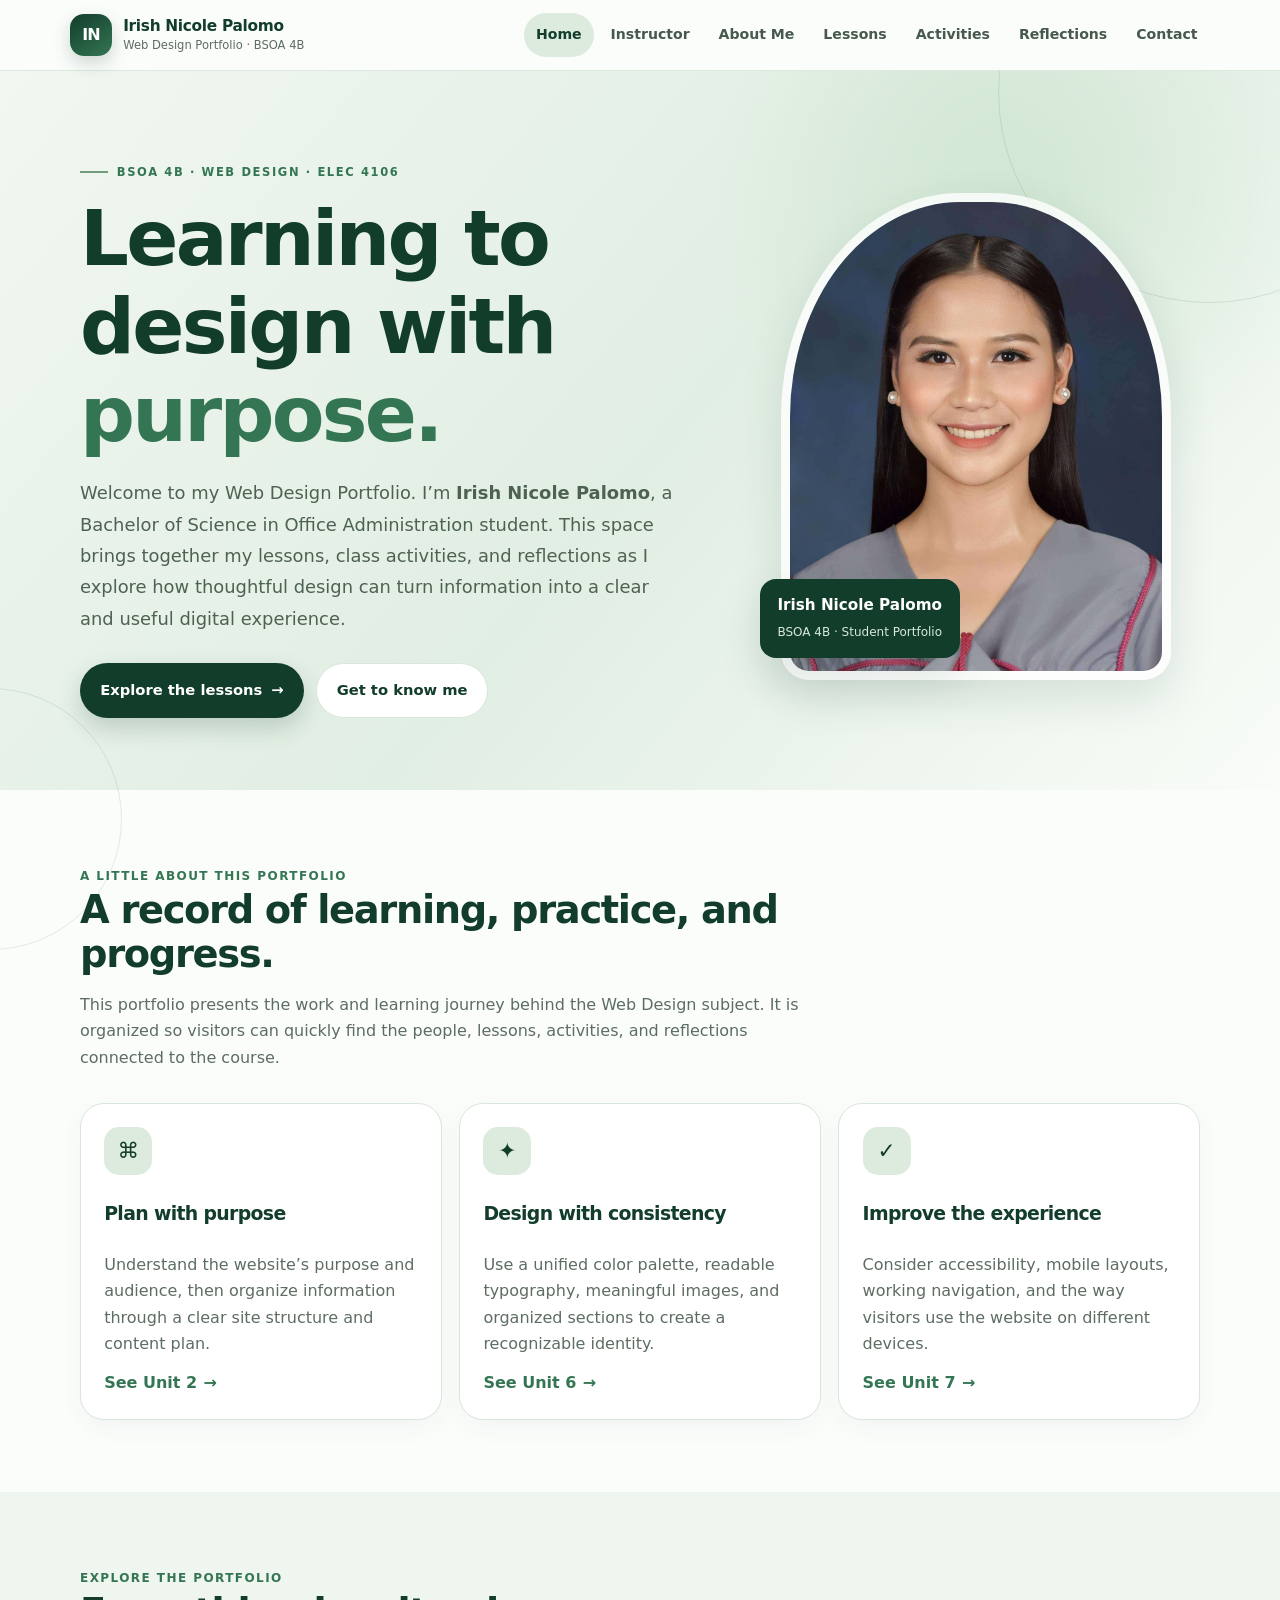
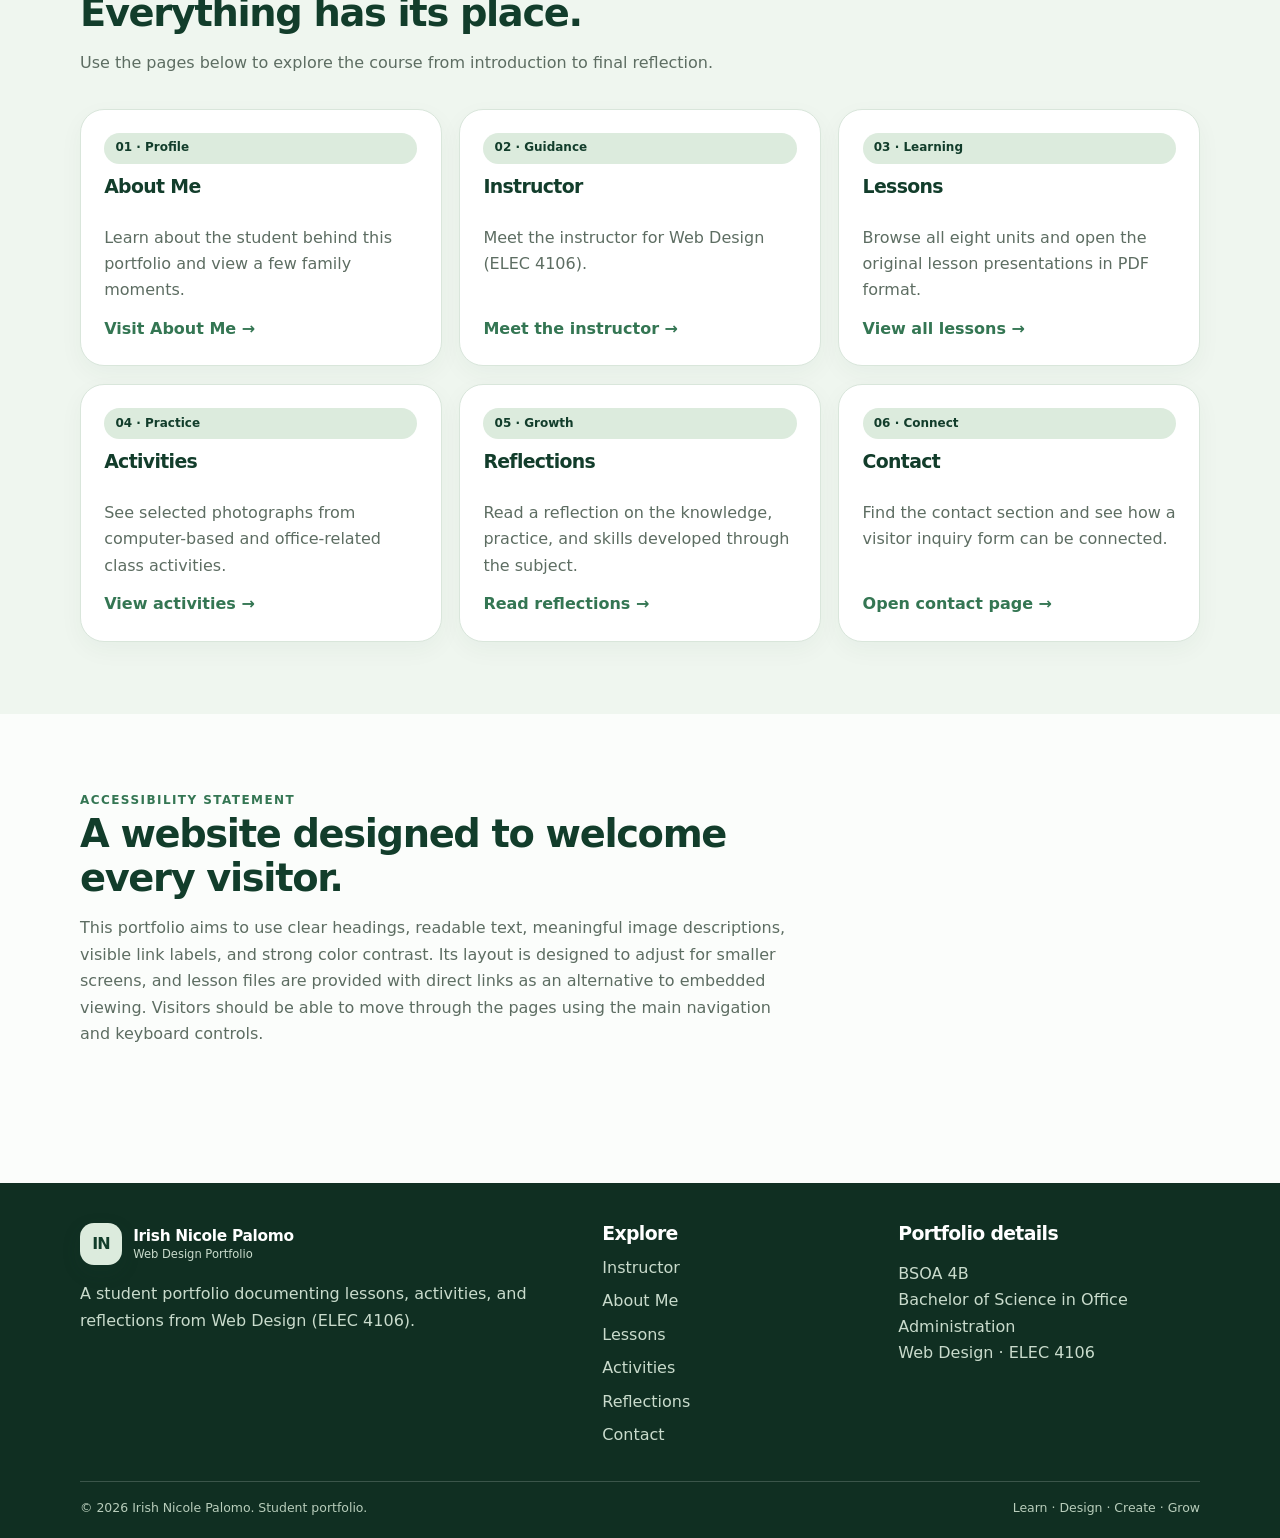
<file: index.html>
<!doctype html>
<html lang="en">
<head>
  <meta charset="utf-8">
  <meta name="viewport" content="width=device-width, initial-scale=1">
  <meta name="description" content="Home — Irish Nicole Palomo's Web Design Portfolio, BSOA 4B.">
  <meta name="theme-color" content="#123d2b">
  <title>Home | Irish Nicole Palomo</title>
  <link rel="stylesheet" href="assets/css/styles.css">
</head>
<body>

<a class="skip-link" href="#main">Skip to main content</a>
<header class="site-header">
  <div class="nav-wrap">
    <a class="brand" href="index.html" aria-label="Irish Nicole Palomo, Web Design Portfolio home">
      <span class="brand-mark" aria-hidden="true">IN</span>
      <span class="brand-copy"><strong>Irish Nicole Palomo</strong><span>Web Design Portfolio · BSOA 4B</span></span>
    </a>
    <button class="menu-toggle" type="button" aria-expanded="false" aria-controls="primary-navigation">Menu ☰</button>
    <nav class="nav-links" id="primary-navigation" aria-label="Main navigation"><a href="index.html" aria-current="page">Home</a><a href="instructor.html">Instructor</a><a href="about.html">About Me</a><a href="lessons.html">Lessons</a><a href="activities.html">Activities</a><a href="reflections.html">Reflections</a><a href="contact.html">Contact</a></nav>
  </div>
</header>
<main id="main">

<section class="hero">
  <div class="container hero-grid">
    <div class="hero-copy">
      <span class="eyebrow">BSOA 4B · WEB DESIGN · ELEC 4106</span>
      <h1>Learning to design with <span style="color:var(--leaf)">purpose.</span></h1>
      <p class="lead">Welcome to my Web Design Portfolio. I’m <strong>Irish Nicole Palomo</strong>, a Bachelor of Science in Office Administration student. This space brings together my lessons, class activities, and reflections as I explore how thoughtful design can turn information into a clear and useful digital experience.</p>
      <div class="hero-actions">
        <a class="btn btn-primary" href="lessons.html">Explore the lessons <span aria-hidden="true">→</span></a>
        <a class="btn btn-secondary" href="about.html">Get to know me</a>
      </div>
    </div>
    <div class="hero-photo-wrap">
      <img class="hero-photo" src="assets/images/profile-irish-nicole.jpg" alt="Formal portrait of Irish Nicole Palomo" fetchpriority="high">
      <div class="photo-tag"><strong>Irish Nicole Palomo</strong><span>BSOA 4B · Student Portfolio</span></div>
    </div>
  </div>
</section>

<section class="section">
  <div class="container">
    <div class="section-heading">
      <span class="kicker">A little about this portfolio</span>
      <h2>A record of learning, practice, and progress.</h2>
      <p>This portfolio presents the work and learning journey behind the Web Design subject. It is organized so visitors can quickly find the people, lessons, activities, and reflections connected to the course.</p>
    </div>
    <div class="grid-3">
      <article class="card feature-card">
        <div class="card-icon" aria-hidden="true">⌘</div>
        <h3>Plan with purpose</h3>
        <p>Understand the website’s purpose and audience, then organize information through a clear site structure and content plan.</p>
        <a class="text-link" href="lessons.html#unit-2">See Unit 2 <span aria-hidden="true">→</span></a>
      </article>
      <article class="card feature-card">
        <div class="card-icon" aria-hidden="true">✦</div>
        <h3>Design with consistency</h3>
        <p>Use a unified color palette, readable typography, meaningful images, and organized sections to create a recognizable identity.</p>
        <a class="text-link" href="lessons.html#unit-6">See Unit 6 <span aria-hidden="true">→</span></a>
      </article>
      <article class="card feature-card">
        <div class="card-icon" aria-hidden="true">✓</div>
        <h3>Improve the experience</h3>
        <p>Consider accessibility, mobile layouts, working navigation, and the way visitors use the website on different devices.</p>
        <a class="text-link" href="lessons.html#unit-7">See Unit 7 <span aria-hidden="true">→</span></a>
      </article>
    </div>
  </div>
</section>

<section class="section section-soft">
  <div class="container">
    <div class="section-heading">
      <span class="kicker">Explore the portfolio</span>
      <h2>Everything has its place.</h2>
      <p>Use the pages below to explore the course from introduction to final reflection.</p>
    </div>
    <div class="grid-3">
      <article class="card feature-card"><span class="pill">01 · Profile</span><h3>About Me</h3><p>Learn about the student behind this portfolio and view a few family moments.</p><a class="text-link" href="about.html">Visit About Me →</a></article>
      <article class="card feature-card"><span class="pill">02 · Guidance</span><h3>Instructor</h3><p>Meet the instructor for Web Design (ELEC 4106).</p><a class="text-link" href="instructor.html">Meet the instructor →</a></article>
      <article class="card feature-card"><span class="pill">03 · Learning</span><h3>Lessons</h3><p>Browse all eight units and open the original lesson presentations in PDF format.</p><a class="text-link" href="lessons.html">View all lessons →</a></article>
      <article class="card feature-card"><span class="pill">04 · Practice</span><h3>Activities</h3><p>See selected photographs from computer-based and office-related class activities.</p><a class="text-link" href="activities.html">View activities →</a></article>
      <article class="card feature-card"><span class="pill">05 · Growth</span><h3>Reflections</h3><p>Read a reflection on the knowledge, practice, and skills developed through the subject.</p><a class="text-link" href="reflections.html">Read reflections →</a></article>
      <article class="card feature-card"><span class="pill">06 · Connect</span><h3>Contact</h3><p>Find the contact section and see how a visitor inquiry form can be connected.</p><a class="text-link" href="contact.html">Open contact page →</a></article>
    </div>
  </div>
</section>

<section class="section">
  <div class="container">
    <div class="section-heading">
      <span class="kicker">Accessibility statement</span>
      <h2>A website designed to welcome every visitor.</h2>
      <p>This portfolio aims to use clear headings, readable text, meaningful image descriptions, visible link labels, and strong color contrast. Its layout is designed to adjust for smaller screens, and lesson files are provided with direct links as an alternative to embedded viewing. Visitors should be able to move through the pages using the main navigation and keyboard controls.</p>
    </div>
  </div>
</section>

</main>

<footer class="site-footer">
  <div class="container">
    <div class="footer-grid">
      <div>
        <div class="brand" style="margin-bottom:.8rem">
          <span class="brand-mark" style="background:#dcebdd;color:#123d2b">IN</span>
          <span class="brand-copy"><strong style="color:#fff">Irish Nicole Palomo</strong><span style="color:#c9dbcc">Web Design Portfolio</span></span>
        </div>
        <p>A student portfolio documenting lessons, activities, and reflections from Web Design (ELEC 4106).</p>
      </div>
      <div>
        <h3>Explore</h3>
        <div class="footer-links"><a href="instructor.html">Instructor</a><a href="about.html">About Me</a><a href="lessons.html">Lessons</a><a href="activities.html">Activities</a><a href="reflections.html">Reflections</a><a href="contact.html">Contact</a></div>
      </div>
      <div>
        <h3>Portfolio details</h3>
        <p>BSOA 4B<br>Bachelor of Science in Office Administration<br>Web Design · ELEC 4106</p>
      </div>
    </div>
    <div class="footer-bottom"><span>© 2026 Irish Nicole Palomo. Student portfolio.</span><span>Learn · Design · Create · Grow</span></div>
  </div>
</footer>
<script src="assets/js/main.js"></script>
</body>
</html>
</file>
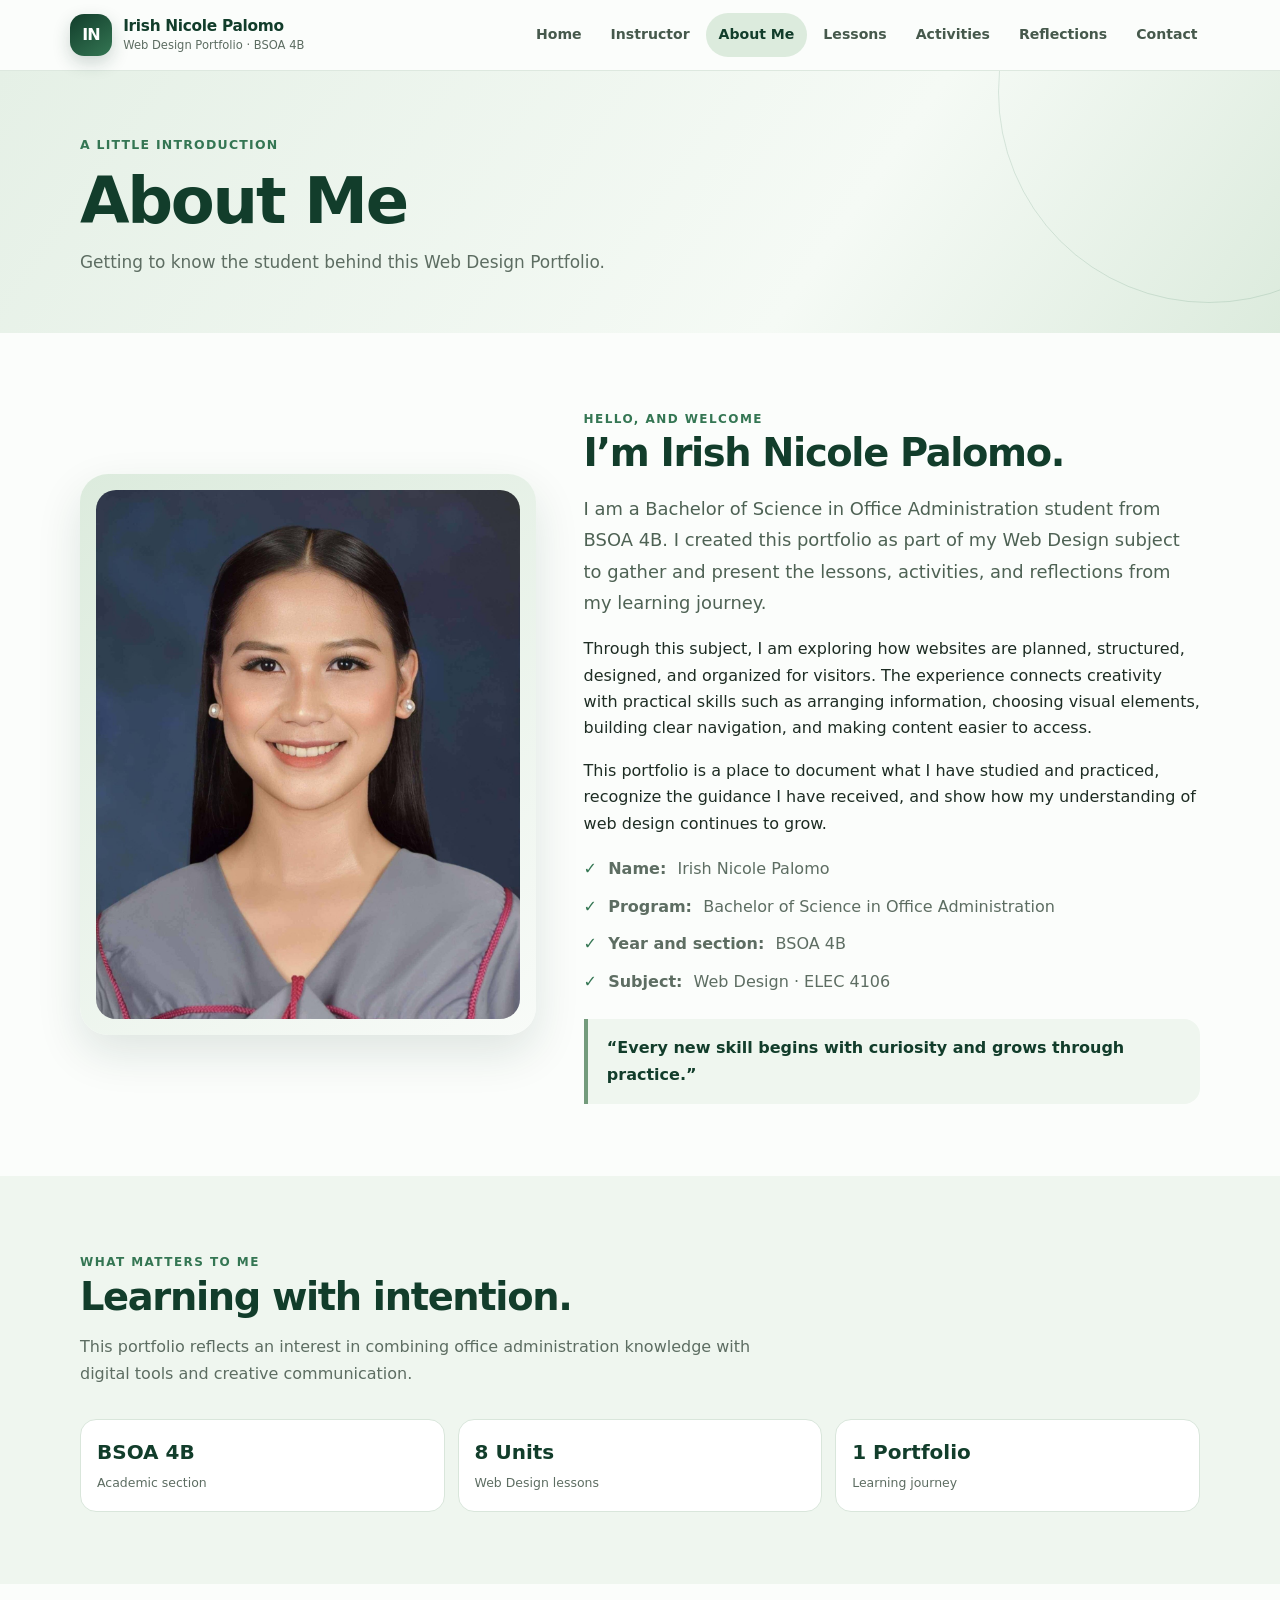
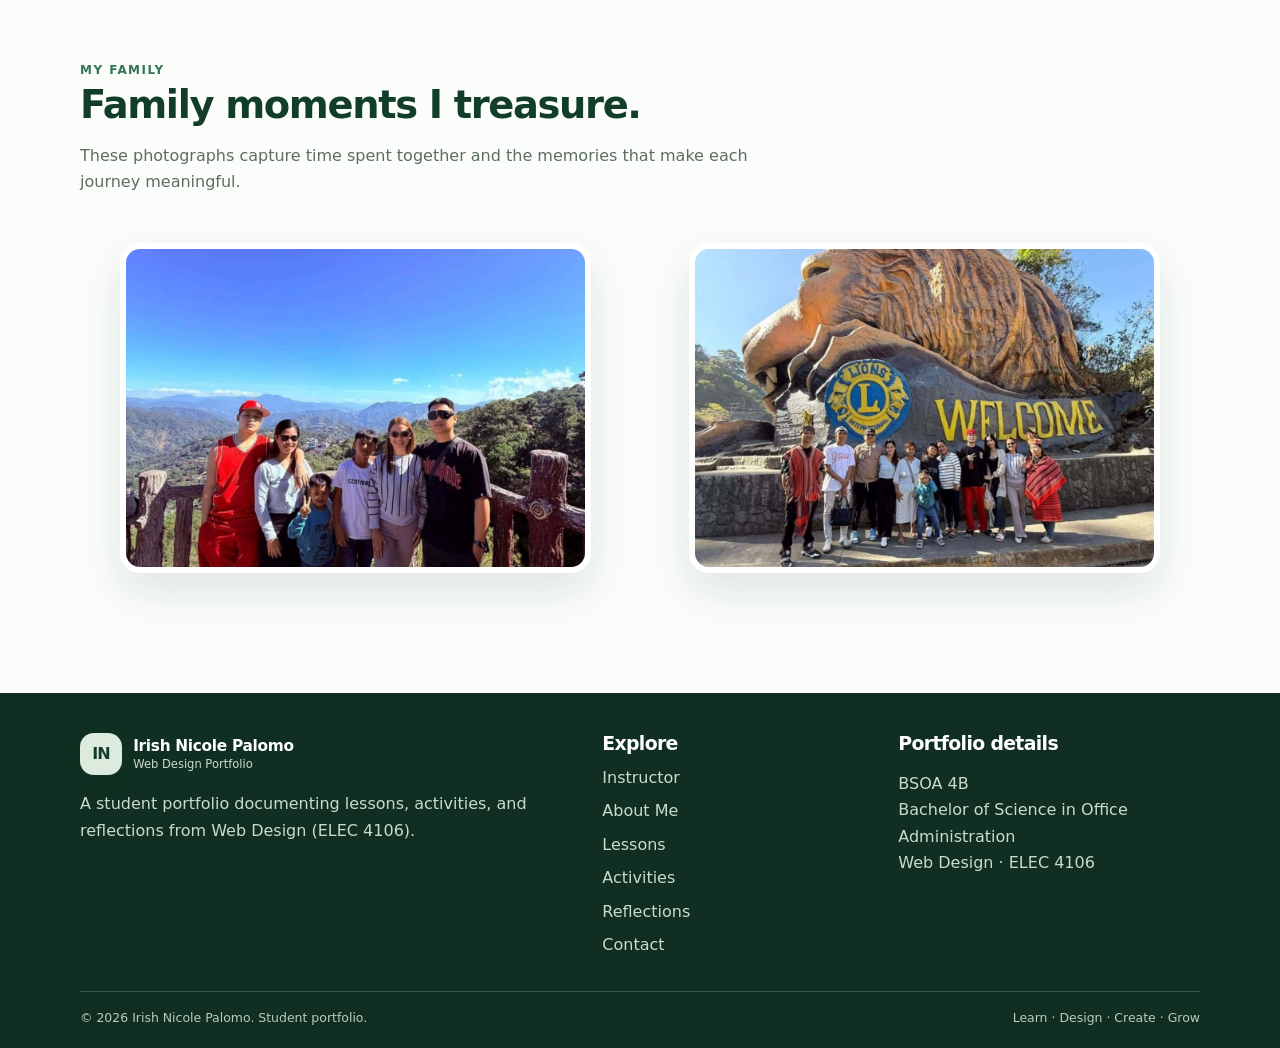
<file: about.html>
<!doctype html>
<html lang="en">
<head>
  <meta charset="utf-8">
  <meta name="viewport" content="width=device-width, initial-scale=1">
  <meta name="description" content="About Me — Irish Nicole Palomo's Web Design Portfolio, BSOA 4B.">
  <meta name="theme-color" content="#123d2b">
  <title>About Me | Irish Nicole Palomo</title>
  <link rel="stylesheet" href="assets/css/styles.css">
</head>
<body>

<a class="skip-link" href="#main">Skip to main content</a>
<header class="site-header">
  <div class="nav-wrap">
    <a class="brand" href="index.html" aria-label="Irish Nicole Palomo, Web Design Portfolio home">
      <span class="brand-mark" aria-hidden="true">IN</span>
      <span class="brand-copy"><strong>Irish Nicole Palomo</strong><span>Web Design Portfolio · BSOA 4B</span></span>
    </a>
    <button class="menu-toggle" type="button" aria-expanded="false" aria-controls="primary-navigation">Menu ☰</button>
    <nav class="nav-links" id="primary-navigation" aria-label="Main navigation"><a href="index.html">Home</a><a href="instructor.html">Instructor</a><a href="about.html" aria-current="page">About Me</a><a href="lessons.html">Lessons</a><a href="activities.html">Activities</a><a href="reflections.html">Reflections</a><a href="contact.html">Contact</a></nav>
  </div>
</header>
<main id="main">

<section class="page-hero"><div class="container"><div class="breadcrumb">A little introduction</div><h1>About Me</h1><p>Getting to know the student behind this Web Design Portfolio.</p></div></section>
<section class="section"><div class="container split">
  <div class="portrait-card"><img src="assets/images/profile-irish-nicole.jpg" alt="Formal portrait of Irish Nicole Palomo"></div>
  <div>
    <span class="kicker">Hello, and welcome</span><h2>I’m Irish Nicole Palomo.</h2>
    <p class="lead">I am a Bachelor of Science in Office Administration student from BSOA 4B. I created this portfolio as part of my Web Design subject to gather and present the lessons, activities, and reflections from my learning journey.</p>
    <p>Through this subject, I am exploring how websites are planned, structured, designed, and organized for visitors. The experience connects creativity with practical skills such as arranging information, choosing visual elements, building clear navigation, and making content easier to access.</p>
    <p>This portfolio is a place to document what I have studied and practiced, recognize the guidance I have received, and show how my understanding of web design continues to grow.</p>
    <ul class="info-list">
      <li><strong>Name:</strong> Irish Nicole Palomo</li>
      <li><strong>Program:</strong> Bachelor of Science in Office Administration</li>
      <li><strong>Year and section:</strong> BSOA 4B</li>
      <li><strong>Subject:</strong> Web Design · ELEC 4106</li>
    </ul>
    <div class="quote">“Every new skill begins with curiosity and grows through practice.”</div>
  </div>
</div></section>
<section class="section section-soft"><div class="container">
  <div class="section-heading"><span class="kicker">What matters to me</span><h2>Learning with intention.</h2><p>This portfolio reflects an interest in combining office administration knowledge with digital tools and creative communication.</p></div>
  <div class="stat-row">
    <div class="stat"><strong>BSOA 4B</strong><span>Academic section</span></div>
    <div class="stat"><strong>8 Units</strong><span>Web Design lessons</span></div>
    <div class="stat"><strong>1 Portfolio</strong><span>Learning journey</span></div>
  </div>
</div></section>
<section class="section"><div class="container">
  <div class="section-heading"><span class="kicker">My family</span><h2>Family moments I treasure.</h2><p>These photographs capture time spent together and the memories that make each journey meaningful.</p></div>
  <div class="family-gallery">
    <figure><img src="assets/images/family-portrait-mountain.jpg" alt="Family members standing together at a scenic mountain viewpoint"></figure>
    <figure><img src="assets/images/family-trip-lion-landmark.jpg" alt="Family group posing in front of a large lion landmark sculpture"></figure>
  </div>
</div></section>

</main>

<footer class="site-footer">
  <div class="container">
    <div class="footer-grid">
      <div>
        <div class="brand" style="margin-bottom:.8rem">
          <span class="brand-mark" style="background:#dcebdd;color:#123d2b">IN</span>
          <span class="brand-copy"><strong style="color:#fff">Irish Nicole Palomo</strong><span style="color:#c9dbcc">Web Design Portfolio</span></span>
        </div>
        <p>A student portfolio documenting lessons, activities, and reflections from Web Design (ELEC 4106).</p>
      </div>
      <div>
        <h3>Explore</h3>
        <div class="footer-links"><a href="instructor.html">Instructor</a><a href="about.html">About Me</a><a href="lessons.html">Lessons</a><a href="activities.html">Activities</a><a href="reflections.html">Reflections</a><a href="contact.html">Contact</a></div>
      </div>
      <div>
        <h3>Portfolio details</h3>
        <p>BSOA 4B<br>Bachelor of Science in Office Administration<br>Web Design · ELEC 4106</p>
      </div>
    </div>
    <div class="footer-bottom"><span>© 2026 Irish Nicole Palomo. Student portfolio.</span><span>Learn · Design · Create · Grow</span></div>
  </div>
</footer>
<script src="assets/js/main.js"></script>
</body>
</html>
</file>
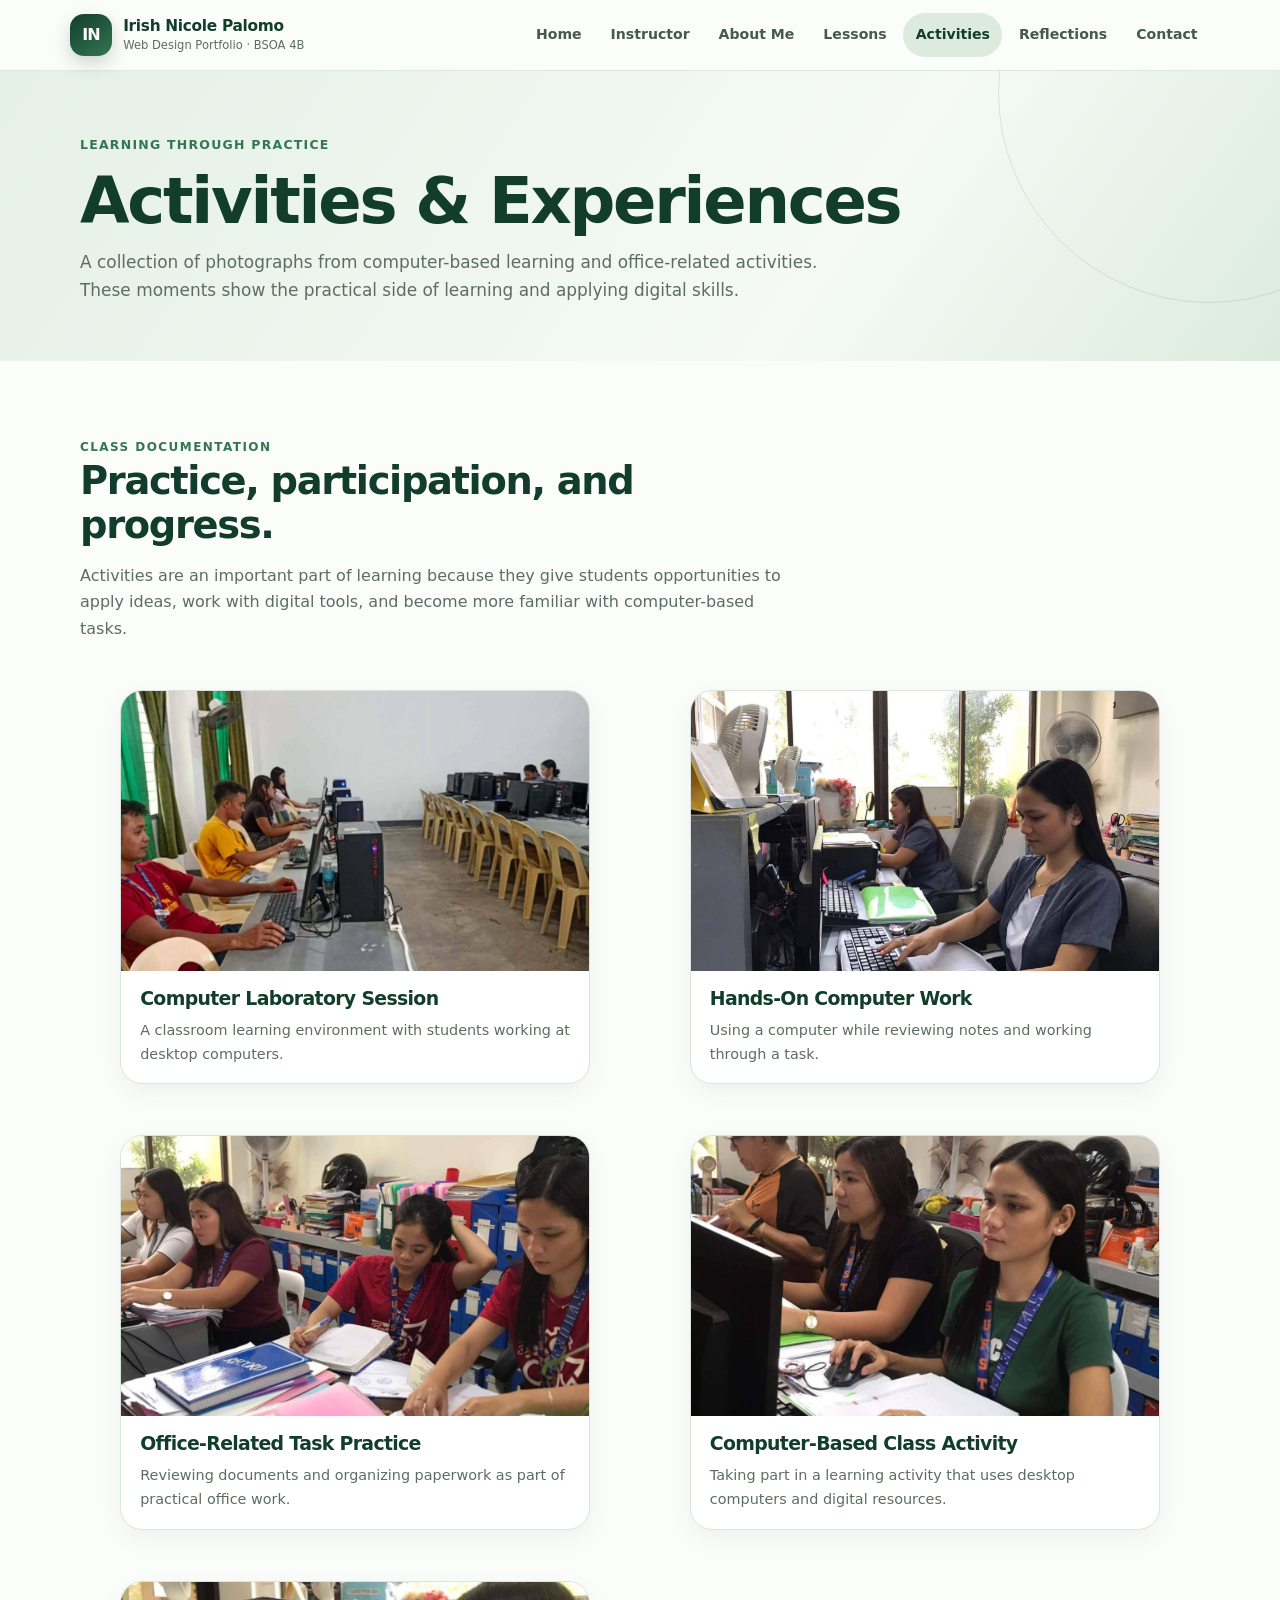
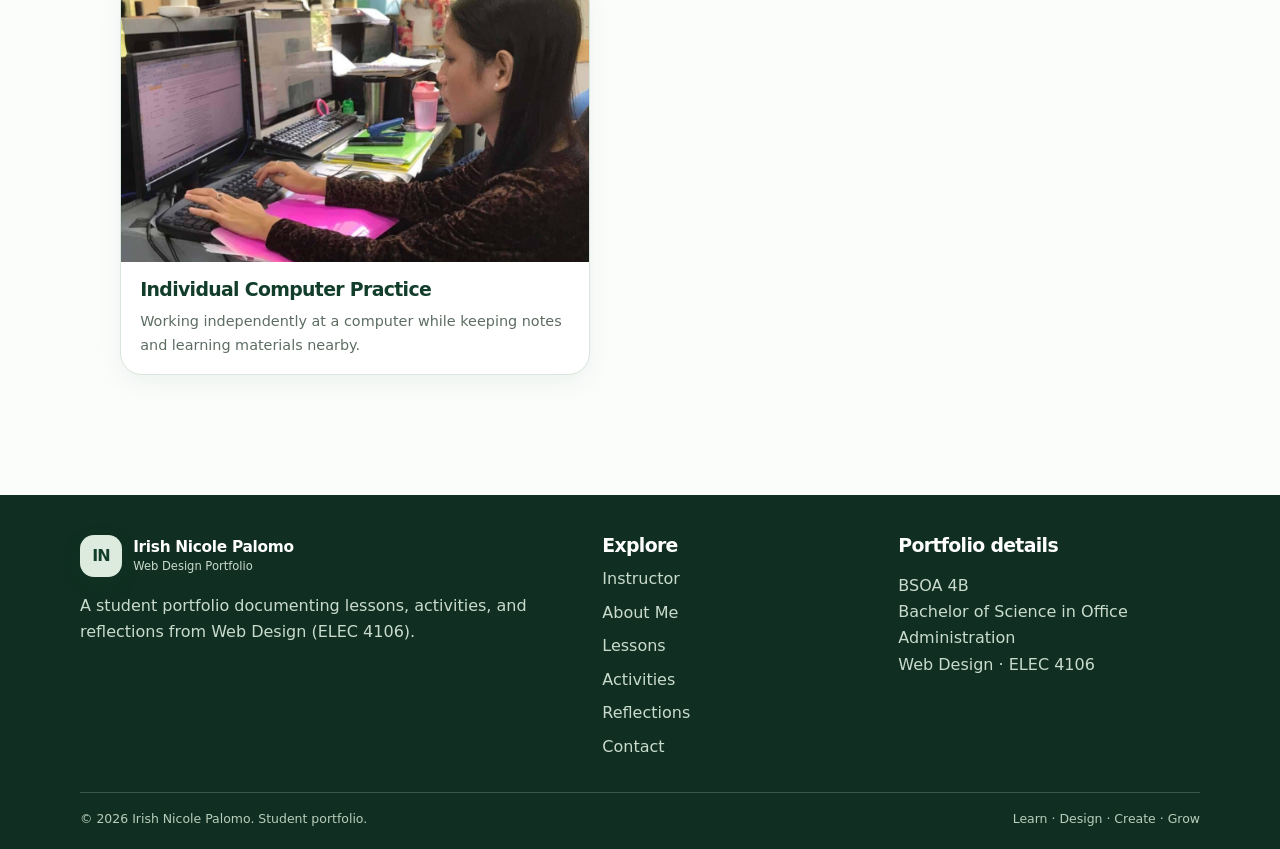
<file: activities.html>
<!doctype html>
<html lang="en">
<head>
  <meta charset="utf-8">
  <meta name="viewport" content="width=device-width, initial-scale=1">
  <meta name="description" content="Activities — Irish Nicole Palomo's Web Design Portfolio, BSOA 4B.">
  <meta name="theme-color" content="#123d2b">
  <title>Activities | Irish Nicole Palomo</title>
  <link rel="stylesheet" href="assets/css/styles.css">
</head>
<body>

<a class="skip-link" href="#main">Skip to main content</a>
<header class="site-header">
  <div class="nav-wrap">
    <a class="brand" href="index.html" aria-label="Irish Nicole Palomo, Web Design Portfolio home">
      <span class="brand-mark" aria-hidden="true">IN</span>
      <span class="brand-copy"><strong>Irish Nicole Palomo</strong><span>Web Design Portfolio · BSOA 4B</span></span>
    </a>
    <button class="menu-toggle" type="button" aria-expanded="false" aria-controls="primary-navigation">Menu ☰</button>
    <nav class="nav-links" id="primary-navigation" aria-label="Main navigation"><a href="index.html">Home</a><a href="instructor.html">Instructor</a><a href="about.html">About Me</a><a href="lessons.html">Lessons</a><a href="activities.html" aria-current="page">Activities</a><a href="reflections.html">Reflections</a><a href="contact.html">Contact</a></nav>
  </div>
</header>
<main id="main">

<section class="page-hero"><div class="container"><div class="breadcrumb">Learning through practice</div><h1>Activities & Experiences</h1><p>A collection of photographs from computer-based learning and office-related activities. These moments show the practical side of learning and applying digital skills.</p></div></section>
<section class="section"><div class="container">
  <div class="section-heading"><span class="kicker">Class documentation</span><h2>Practice, participation, and progress.</h2><p>Activities are an important part of learning because they give students opportunities to apply ideas, work with digital tools, and become more familiar with computer-based tasks.</p></div>
  <div class="activity-grid">
    <figure class="activity-card"><img src="assets/images/activity-computer-lab.jpg" alt="Students and an instructor working at desktop computers in a computer laboratory"><div><h3>Computer Laboratory Session</h3><p>A classroom learning environment with students working at desktop computers.</p></div></figure>
    <figure class="activity-card"><img src="assets/images/activity-office-computer.jpg" alt="Student using a desktop computer while referring to printed notes"><div><h3>Hands-On Computer Work</h3><p>Using a computer while reviewing notes and working through a task.</p></div></figure>
    <figure class="activity-card"><img src="assets/images/activity-paperwork.jpg" alt="Students reviewing documents and organizing paperwork at an office desk"><div><h3>Office-Related Task Practice</h3><p>Reviewing documents and organizing paperwork as part of practical office work.</p></div></figure>
    <figure class="activity-card"><img src="assets/images/activity-class-computers.jpg" alt="Students seated at desktop computers during a computer-based class activity"><div><h3>Computer-Based Class Activity</h3><p>Taking part in a learning activity that uses desktop computers and digital resources.</p></div></figure>
    <figure class="activity-card"><img src="assets/images/activity-individual-work.jpg" alt="Student typing at a desktop computer with a notebook open on the desk"><div><h3>Individual Computer Practice</h3><p>Working independently at a computer while keeping notes and learning materials nearby.</p></div></figure>
  </div>
</div></section>

</main>

<footer class="site-footer">
  <div class="container">
    <div class="footer-grid">
      <div>
        <div class="brand" style="margin-bottom:.8rem">
          <span class="brand-mark" style="background:#dcebdd;color:#123d2b">IN</span>
          <span class="brand-copy"><strong style="color:#fff">Irish Nicole Palomo</strong><span style="color:#c9dbcc">Web Design Portfolio</span></span>
        </div>
        <p>A student portfolio documenting lessons, activities, and reflections from Web Design (ELEC 4106).</p>
      </div>
      <div>
        <h3>Explore</h3>
        <div class="footer-links"><a href="instructor.html">Instructor</a><a href="about.html">About Me</a><a href="lessons.html">Lessons</a><a href="activities.html">Activities</a><a href="reflections.html">Reflections</a><a href="contact.html">Contact</a></div>
      </div>
      <div>
        <h3>Portfolio details</h3>
        <p>BSOA 4B<br>Bachelor of Science in Office Administration<br>Web Design · ELEC 4106</p>
      </div>
    </div>
    <div class="footer-bottom"><span>© 2026 Irish Nicole Palomo. Student portfolio.</span><span>Learn · Design · Create · Grow</span></div>
  </div>
</footer>
<script src="assets/js/main.js"></script>
</body>
</html>
</file>
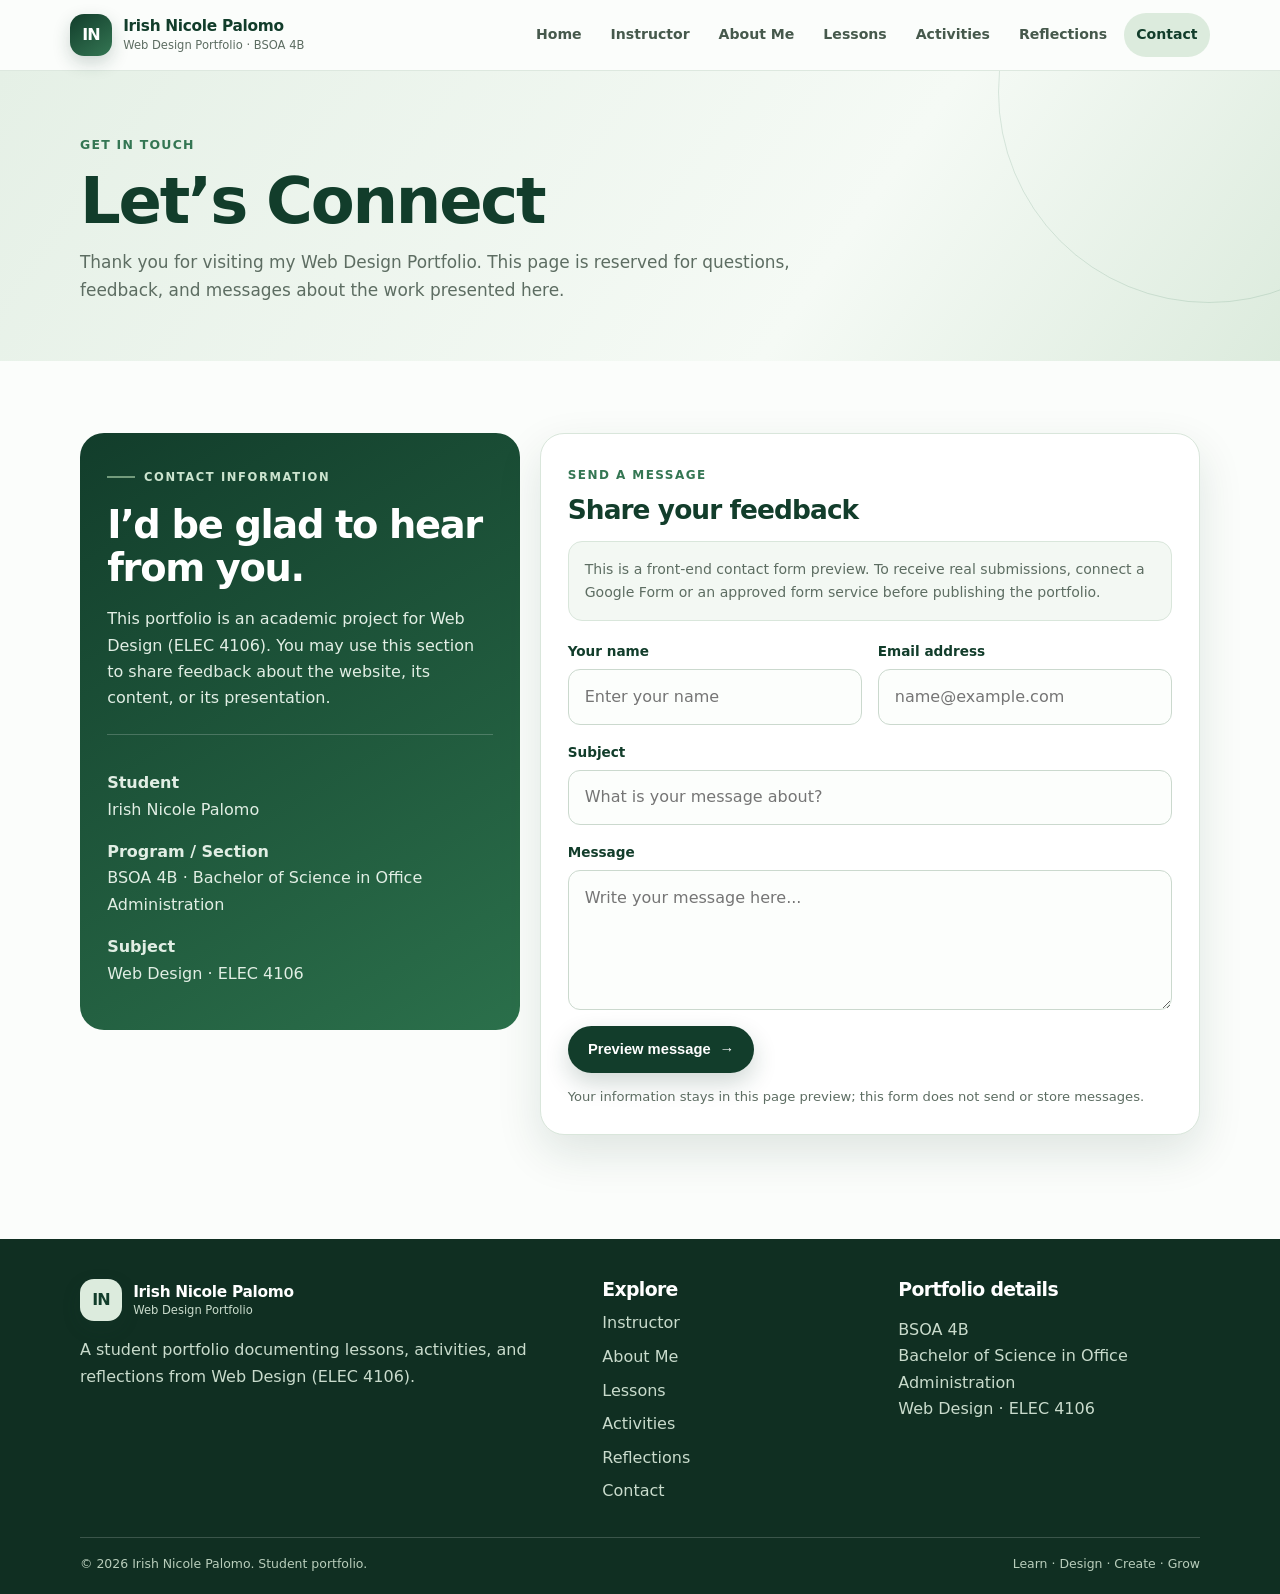
<file: contact.html>
<!doctype html>
<html lang="en">
<head>
  <meta charset="utf-8">
  <meta name="viewport" content="width=device-width, initial-scale=1">
  <meta name="description" content="Contact — Irish Nicole Palomo's Web Design Portfolio, BSOA 4B.">
  <meta name="theme-color" content="#123d2b">
  <title>Contact | Irish Nicole Palomo</title>
  <link rel="stylesheet" href="assets/css/styles.css">
</head>
<body>

<a class="skip-link" href="#main">Skip to main content</a>
<header class="site-header">
  <div class="nav-wrap">
    <a class="brand" href="index.html" aria-label="Irish Nicole Palomo, Web Design Portfolio home">
      <span class="brand-mark" aria-hidden="true">IN</span>
      <span class="brand-copy"><strong>Irish Nicole Palomo</strong><span>Web Design Portfolio · BSOA 4B</span></span>
    </a>
    <button class="menu-toggle" type="button" aria-expanded="false" aria-controls="primary-navigation">Menu ☰</button>
    <nav class="nav-links" id="primary-navigation" aria-label="Main navigation"><a href="index.html">Home</a><a href="instructor.html">Instructor</a><a href="about.html">About Me</a><a href="lessons.html">Lessons</a><a href="activities.html">Activities</a><a href="reflections.html">Reflections</a><a href="contact.html" aria-current="page">Contact</a></nav>
  </div>
</header>
<main id="main">

<section class="page-hero"><div class="container"><div class="breadcrumb">Get in touch</div><h1>Let’s Connect</h1><p>Thank you for visiting my Web Design Portfolio. This page is reserved for questions, feedback, and messages about the work presented here.</p></div></section>
<section class="section"><div class="container contact-layout">
  <aside class="contact-panel">
    <span class="eyebrow" style="color:#cce4cf">Contact information</span>
    <h2 style="margin-top:1rem">I’d be glad to hear from you.</h2>
    <p>This portfolio is an academic project for Web Design (ELEC 4106). You may use this section to share feedback about the website, its content, or its presentation.</p>
    <div style="border-top:1px solid rgba(255,255,255,.2);margin-top:1.4rem;padding-top:1.2rem">
      <p><strong>Student</strong><br>Irish Nicole Palomo</p>
      <p><strong>Program / Section</strong><br>BSOA 4B · Bachelor of Science in Office Administration</p>
      <p><strong>Subject</strong><br>Web Design · ELEC 4106</p>
    </div>
  </aside>
  <section class="contact-form" aria-labelledby="message-heading">
    <span class="kicker">Send a message</span><h2 id="message-heading" style="font-size:1.65rem;margin-top:.45rem">Share your feedback</h2>
    <div class="notice" style="margin-bottom:1.2rem">This is a front-end contact form preview. To receive real submissions, connect a Google Form or an approved form service before publishing the portfolio.</div>
    <form id="contact-form">
      <div class="form-grid">
        <div class="field"><label for="visitor-name">Your name</label><input id="visitor-name" name="name" type="text" placeholder="Enter your name" required></div>
        <div class="field"><label for="visitor-email">Email address</label><input id="visitor-email" name="email" type="email" placeholder="name@example.com" required></div>
      </div>
      <div class="field"><label for="visitor-subject">Subject</label><input id="visitor-subject" name="subject" type="text" placeholder="What is your message about?" required></div>
      <div class="field"><label for="visitor-message">Message</label><textarea id="visitor-message" name="message" placeholder="Write your message here..." required></textarea></div>
      <button class="btn btn-primary" type="submit">Preview message <span aria-hidden="true">→</span></button>
      <p class="form-note" id="form-status" role="status" aria-live="polite">Your information stays in this page preview; this form does not send or store messages.</p>
    </form>
  </section>
</div></section>

</main>

<footer class="site-footer">
  <div class="container">
    <div class="footer-grid">
      <div>
        <div class="brand" style="margin-bottom:.8rem">
          <span class="brand-mark" style="background:#dcebdd;color:#123d2b">IN</span>
          <span class="brand-copy"><strong style="color:#fff">Irish Nicole Palomo</strong><span style="color:#c9dbcc">Web Design Portfolio</span></span>
        </div>
        <p>A student portfolio documenting lessons, activities, and reflections from Web Design (ELEC 4106).</p>
      </div>
      <div>
        <h3>Explore</h3>
        <div class="footer-links"><a href="instructor.html">Instructor</a><a href="about.html">About Me</a><a href="lessons.html">Lessons</a><a href="activities.html">Activities</a><a href="reflections.html">Reflections</a><a href="contact.html">Contact</a></div>
      </div>
      <div>
        <h3>Portfolio details</h3>
        <p>BSOA 4B<br>Bachelor of Science in Office Administration<br>Web Design · ELEC 4106</p>
      </div>
    </div>
    <div class="footer-bottom"><span>© 2026 Irish Nicole Palomo. Student portfolio.</span><span>Learn · Design · Create · Grow</span></div>
  </div>
</footer>
<script src="assets/js/main.js"></script>
</body>
</html>
</file>
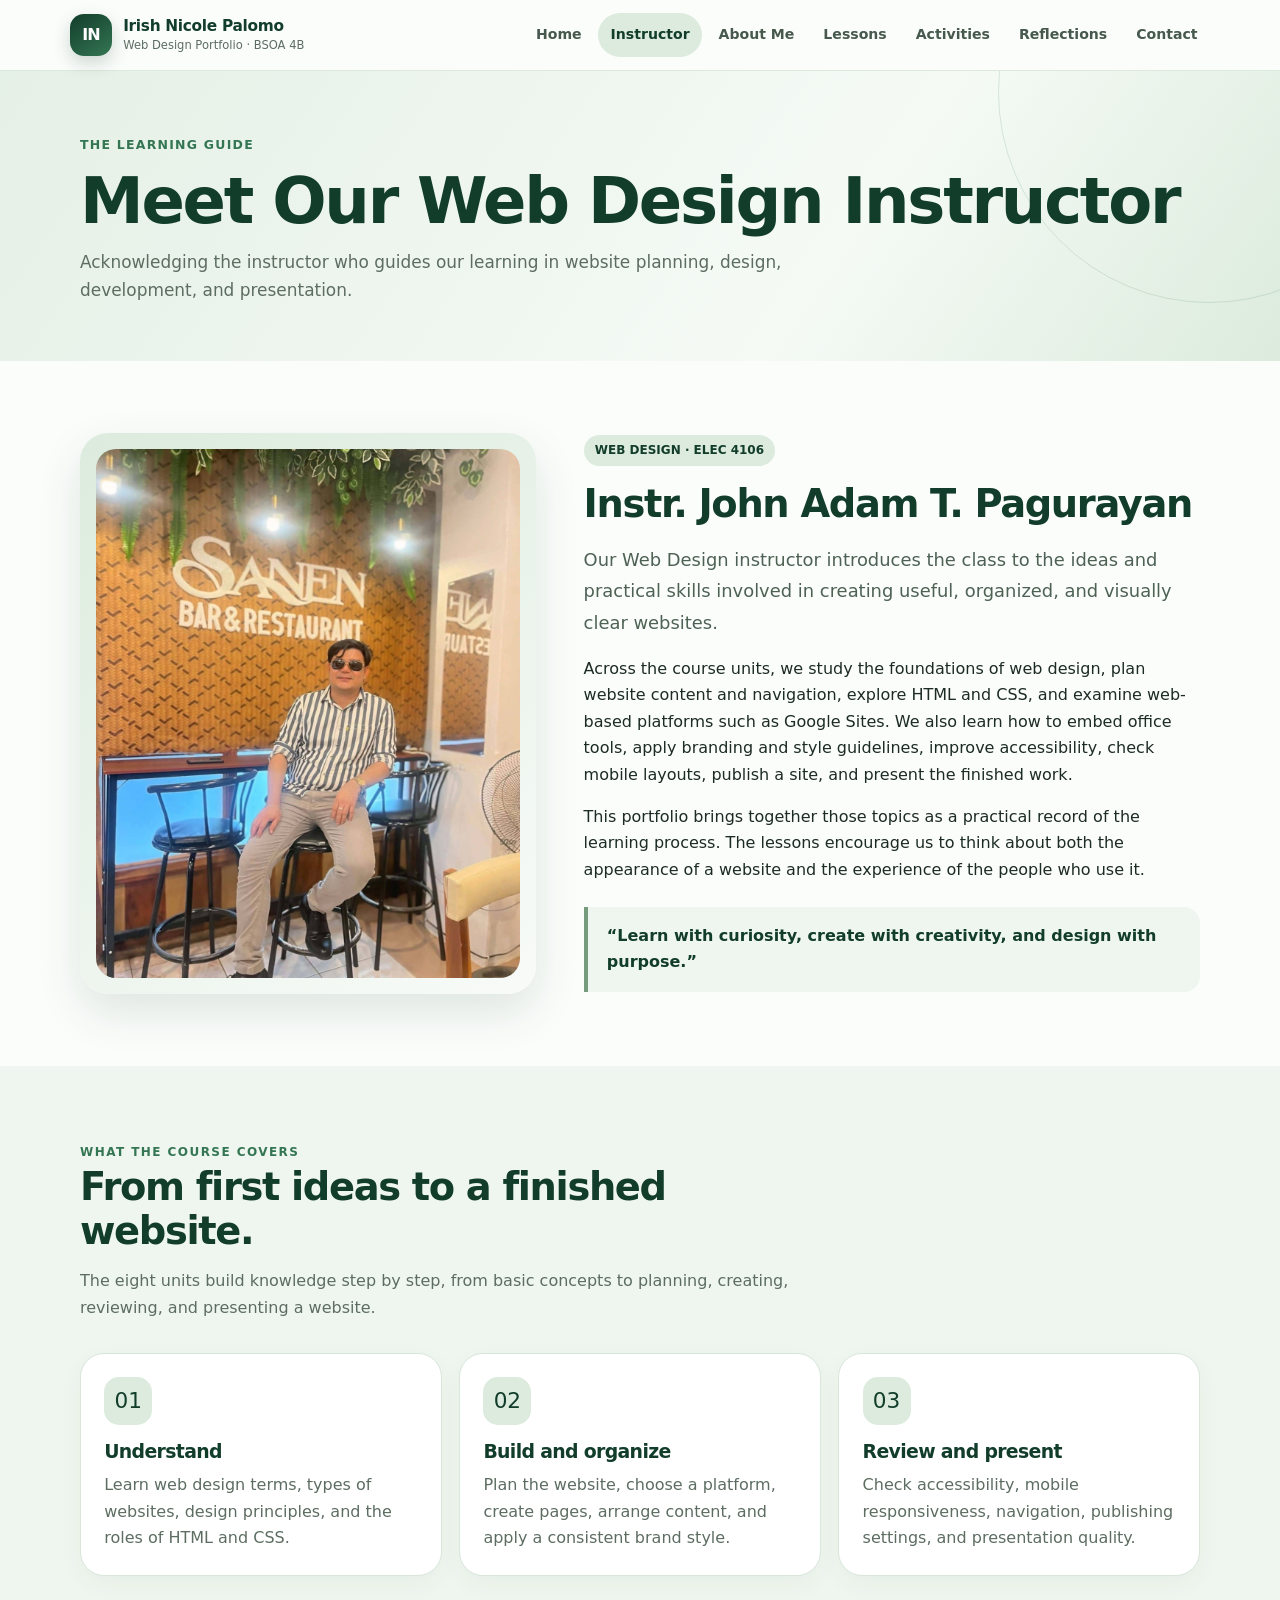
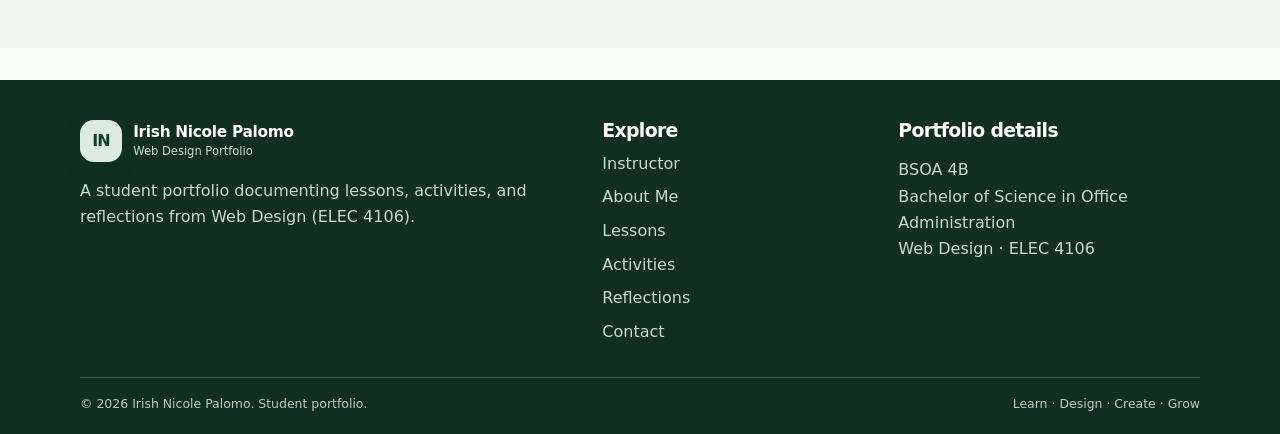
<file: instructor.html>
<!doctype html>
<html lang="en">
<head>
  <meta charset="utf-8">
  <meta name="viewport" content="width=device-width, initial-scale=1">
  <meta name="description" content="Instructor — Irish Nicole Palomo's Web Design Portfolio, BSOA 4B.">
  <meta name="theme-color" content="#123d2b">
  <title>Instructor | Irish Nicole Palomo</title>
  <link rel="stylesheet" href="assets/css/styles.css">
</head>
<body>

<a class="skip-link" href="#main">Skip to main content</a>
<header class="site-header">
  <div class="nav-wrap">
    <a class="brand" href="index.html" aria-label="Irish Nicole Palomo, Web Design Portfolio home">
      <span class="brand-mark" aria-hidden="true">IN</span>
      <span class="brand-copy"><strong>Irish Nicole Palomo</strong><span>Web Design Portfolio · BSOA 4B</span></span>
    </a>
    <button class="menu-toggle" type="button" aria-expanded="false" aria-controls="primary-navigation">Menu ☰</button>
    <nav class="nav-links" id="primary-navigation" aria-label="Main navigation"><a href="index.html">Home</a><a href="instructor.html" aria-current="page">Instructor</a><a href="about.html">About Me</a><a href="lessons.html">Lessons</a><a href="activities.html">Activities</a><a href="reflections.html">Reflections</a><a href="contact.html">Contact</a></nav>
  </div>
</header>
<main id="main">

<section class="page-hero"><div class="container"><div class="breadcrumb">The learning guide</div><h1>Meet Our Web Design Instructor</h1><p>Acknowledging the instructor who guides our learning in website planning, design, development, and presentation.</p></div></section>
<section class="section"><div class="container split">
  <div class="portrait-card"><img src="assets/images/instructor-john-pagurayan.jpg" alt="Photograph of Web Design instructor John Adam T. Pagurayan"></div>
  <div>
    <span class="pill">WEB DESIGN · ELEC 4106</span>
    <h2 style="margin-top:1rem">Instr. John Adam T. Pagurayan</h2>
    <p class="lead">Our Web Design instructor introduces the class to the ideas and practical skills involved in creating useful, organized, and visually clear websites.</p>
    <p>Across the course units, we study the foundations of web design, plan website content and navigation, explore HTML and CSS, and examine web-based platforms such as Google Sites. We also learn how to embed office tools, apply branding and style guidelines, improve accessibility, check mobile layouts, publish a site, and present the finished work.</p>
    <p>This portfolio brings together those topics as a practical record of the learning process. The lessons encourage us to think about both the appearance of a website and the experience of the people who use it.</p>
    <div class="quote">“Learn with curiosity, create with creativity, and design with purpose.”</div>
  </div>
</div></section>
<section class="section section-soft"><div class="container"><div class="section-heading"><span class="kicker">What the course covers</span><h2>From first ideas to a finished website.</h2><p>The eight units build knowledge step by step, from basic concepts to planning, creating, reviewing, and presenting a website.</p></div>
<div class="grid-3">
  <article class="card"><div class="card-icon">01</div><h3>Understand</h3><p>Learn web design terms, types of websites, design principles, and the roles of HTML and CSS.</p></article>
  <article class="card"><div class="card-icon">02</div><h3>Build and organize</h3><p>Plan the website, choose a platform, create pages, arrange content, and apply a consistent brand style.</p></article>
  <article class="card"><div class="card-icon">03</div><h3>Review and present</h3><p>Check accessibility, mobile responsiveness, navigation, publishing settings, and presentation quality.</p></article>
</div></div></section>

</main>

<footer class="site-footer">
  <div class="container">
    <div class="footer-grid">
      <div>
        <div class="brand" style="margin-bottom:.8rem">
          <span class="brand-mark" style="background:#dcebdd;color:#123d2b">IN</span>
          <span class="brand-copy"><strong style="color:#fff">Irish Nicole Palomo</strong><span style="color:#c9dbcc">Web Design Portfolio</span></span>
        </div>
        <p>A student portfolio documenting lessons, activities, and reflections from Web Design (ELEC 4106).</p>
      </div>
      <div>
        <h3>Explore</h3>
        <div class="footer-links"><a href="instructor.html">Instructor</a><a href="about.html">About Me</a><a href="lessons.html">Lessons</a><a href="activities.html">Activities</a><a href="reflections.html">Reflections</a><a href="contact.html">Contact</a></div>
      </div>
      <div>
        <h3>Portfolio details</h3>
        <p>BSOA 4B<br>Bachelor of Science in Office Administration<br>Web Design · ELEC 4106</p>
      </div>
    </div>
    <div class="footer-bottom"><span>© 2026 Irish Nicole Palomo. Student portfolio.</span><span>Learn · Design · Create · Grow</span></div>
  </div>
</footer>
<script src="assets/js/main.js"></script>
</body>
</html>
</file>
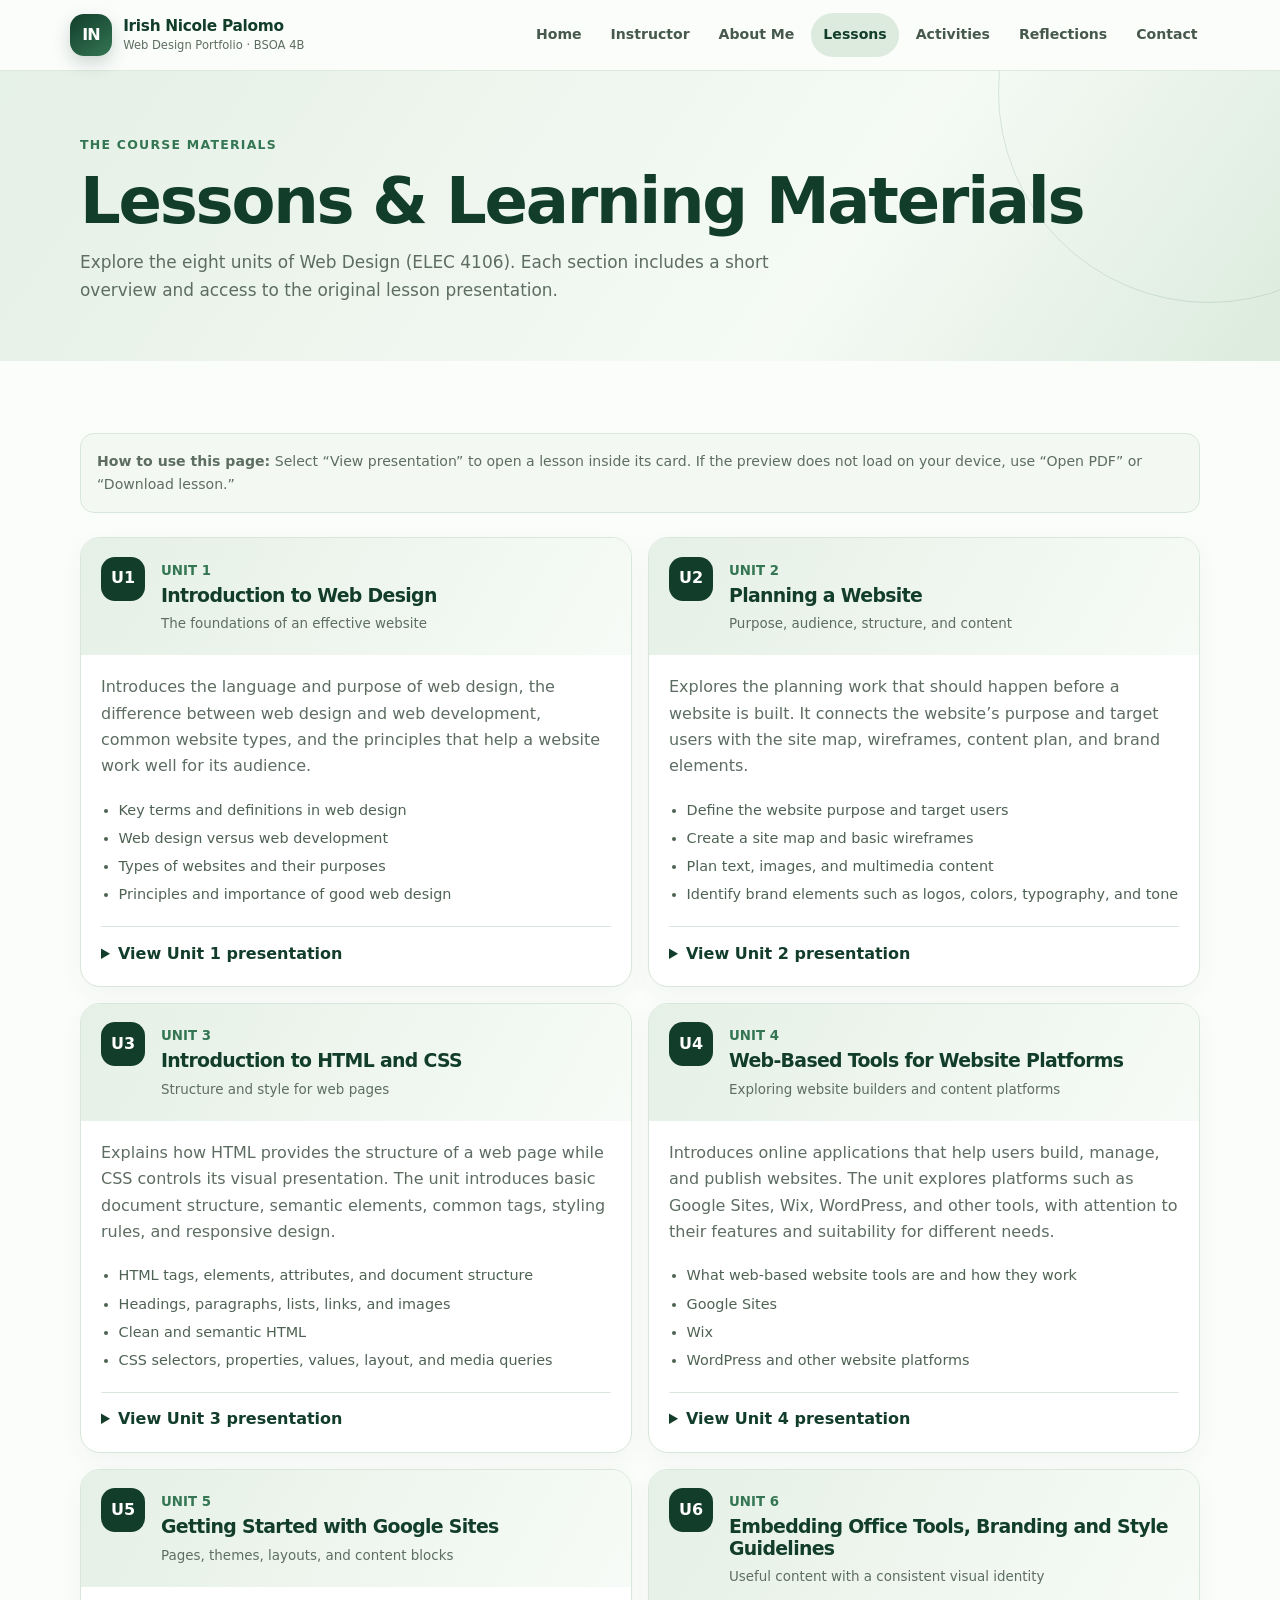
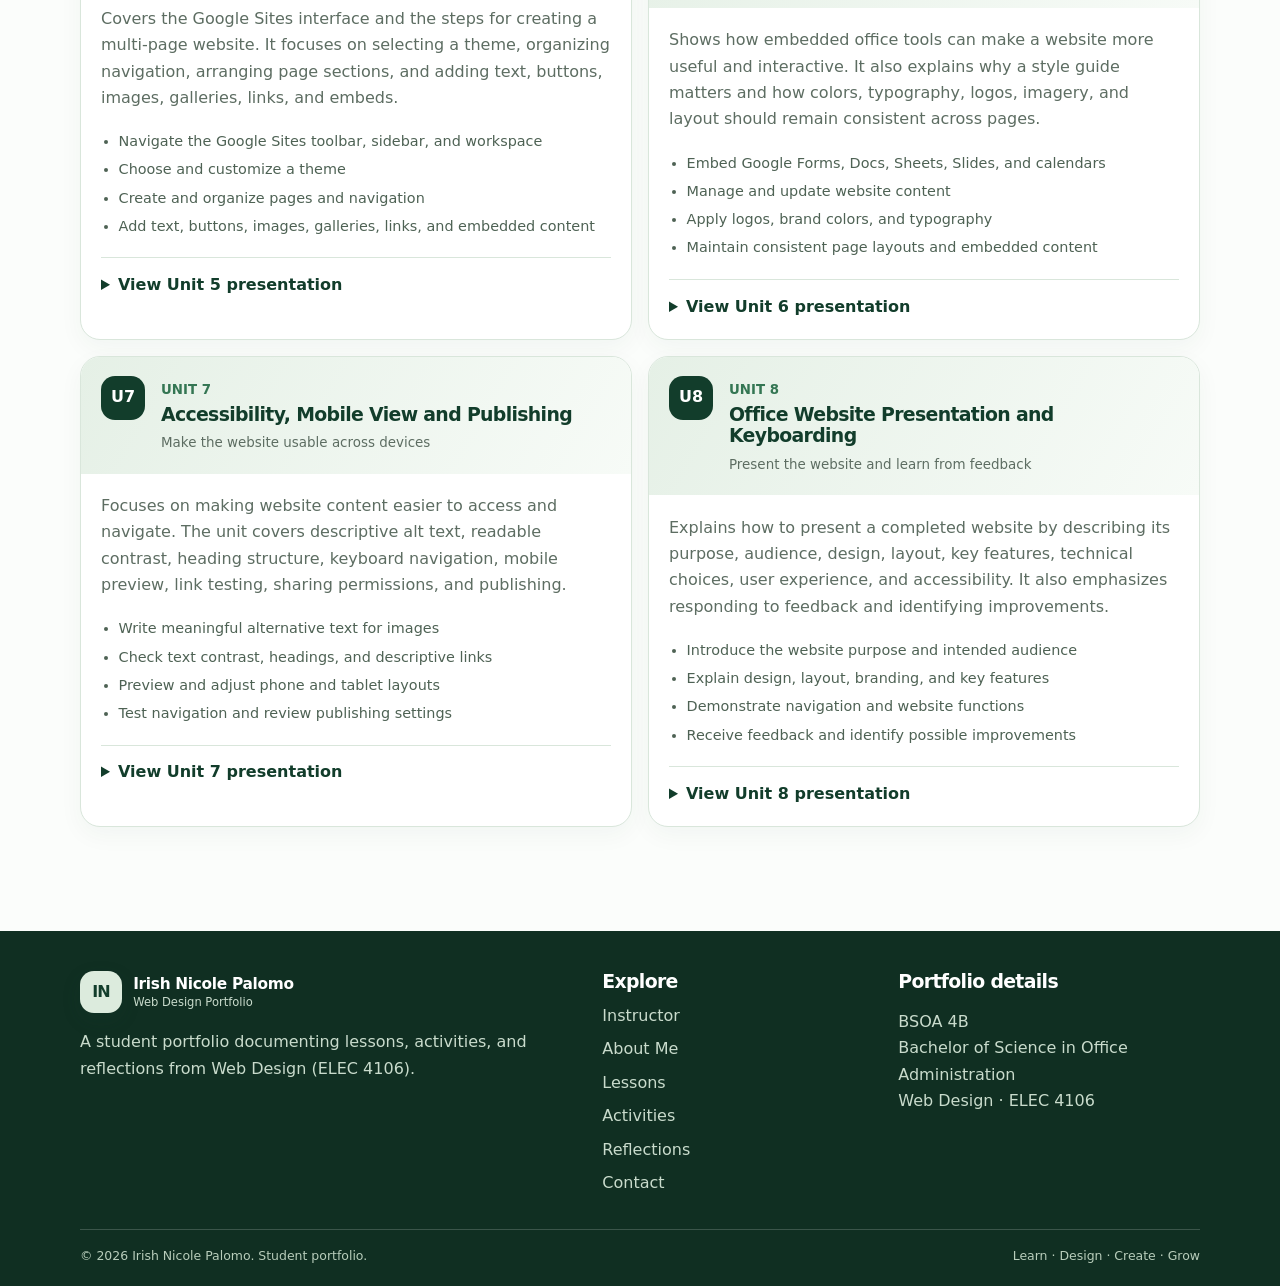
<file: lessons.html>
<!doctype html>
<html lang="en">
<head>
  <meta charset="utf-8">
  <meta name="viewport" content="width=device-width, initial-scale=1">
  <meta name="description" content="Lessons — Irish Nicole Palomo's Web Design Portfolio, BSOA 4B.">
  <meta name="theme-color" content="#123d2b">
  <title>Lessons | Irish Nicole Palomo</title>
  <link rel="stylesheet" href="assets/css/styles.css">
</head>
<body>

<a class="skip-link" href="#main">Skip to main content</a>
<header class="site-header">
  <div class="nav-wrap">
    <a class="brand" href="index.html" aria-label="Irish Nicole Palomo, Web Design Portfolio home">
      <span class="brand-mark" aria-hidden="true">IN</span>
      <span class="brand-copy"><strong>Irish Nicole Palomo</strong><span>Web Design Portfolio · BSOA 4B</span></span>
    </a>
    <button class="menu-toggle" type="button" aria-expanded="false" aria-controls="primary-navigation">Menu ☰</button>
    <nav class="nav-links" id="primary-navigation" aria-label="Main navigation"><a href="index.html">Home</a><a href="instructor.html">Instructor</a><a href="about.html">About Me</a><a href="lessons.html" aria-current="page">Lessons</a><a href="activities.html">Activities</a><a href="reflections.html">Reflections</a><a href="contact.html">Contact</a></nav>
  </div>
</header>
<main id="main">

<section class="page-hero"><div class="container"><div class="breadcrumb">The course materials</div><h1>Lessons & Learning Materials</h1><p>Explore the eight units of Web Design (ELEC 4106). Each section includes a short overview and access to the original lesson presentation.</p></div></section>
<section class="section"><div class="container">
  <div class="notice" style="margin-bottom:1.5rem"><strong>How to use this page:</strong> Select “View presentation” to open a lesson inside its card. If the preview does not load on your device, use “Open PDF” or “Download lesson.”</div>
  <div class="lesson-grid">
<article class="lesson-card" id="unit-1">
  <div class="lesson-top">
    <div class="unit-number">U1</div>
    <div><small>UNIT 1</small><h3>Introduction to Web Design</h3><span style="color:var(--muted);font-size:.84rem">The foundations of an effective website</span></div>
  </div>
  <div class="lesson-body">
    <p>Introduces the language and purpose of web design, the difference between web design and web development, common website types, and the principles that help a website work well for its audience.</p>
    <ul class="lesson-points"><li>Key terms and definitions in web design</li><li>Web design versus web development</li><li>Types of websites and their purposes</li><li>Principles and importance of good web design</li></ul>
    <details class="lesson-view">
      <summary>View Unit 1 presentation</summary>
      <iframe class="pdf-frame" src="assets/lessons/unit-01-introduction-to-web-design.pdf#view=FitH" title="Unit 1 lesson presentation PDF" loading="lazy"></iframe>
      <div class="lesson-actions">
        <a class="btn btn-primary small-btn" href="assets/lessons/unit-01-introduction-to-web-design.pdf" target="_blank" rel="noopener">Open PDF ↗</a>
        <a class="btn btn-secondary small-btn" href="assets/lessons/unit-01-introduction-to-web-design.pdf" download>Download lesson ↓</a>
      </div>
    </details>
  </div>
</article>
<article class="lesson-card" id="unit-2">
  <div class="lesson-top">
    <div class="unit-number">U2</div>
    <div><small>UNIT 2</small><h3>Planning a Website</h3><span style="color:var(--muted);font-size:.84rem">Purpose, audience, structure, and content</span></div>
  </div>
  <div class="lesson-body">
    <p>Explores the planning work that should happen before a website is built. It connects the website’s purpose and target users with the site map, wireframes, content plan, and brand elements.</p>
    <ul class="lesson-points"><li>Define the website purpose and target users</li><li>Create a site map and basic wireframes</li><li>Plan text, images, and multimedia content</li><li>Identify brand elements such as logos, colors, typography, and tone</li></ul>
    <details class="lesson-view">
      <summary>View Unit 2 presentation</summary>
      <iframe class="pdf-frame" src="assets/lessons/unit-02-planning-a-website.pdf#view=FitH" title="Unit 2 lesson presentation PDF" loading="lazy"></iframe>
      <div class="lesson-actions">
        <a class="btn btn-primary small-btn" href="assets/lessons/unit-02-planning-a-website.pdf" target="_blank" rel="noopener">Open PDF ↗</a>
        <a class="btn btn-secondary small-btn" href="assets/lessons/unit-02-planning-a-website.pdf" download>Download lesson ↓</a>
      </div>
    </details>
  </div>
</article>
<article class="lesson-card" id="unit-3">
  <div class="lesson-top">
    <div class="unit-number">U3</div>
    <div><small>UNIT 3</small><h3>Introduction to HTML and CSS</h3><span style="color:var(--muted);font-size:.84rem">Structure and style for web pages</span></div>
  </div>
  <div class="lesson-body">
    <p>Explains how HTML provides the structure of a web page while CSS controls its visual presentation. The unit introduces basic document structure, semantic elements, common tags, styling rules, and responsive design.</p>
    <ul class="lesson-points"><li>HTML tags, elements, attributes, and document structure</li><li>Headings, paragraphs, lists, links, and images</li><li>Clean and semantic HTML</li><li>CSS selectors, properties, values, layout, and media queries</li></ul>
    <details class="lesson-view">
      <summary>View Unit 3 presentation</summary>
      <iframe class="pdf-frame" src="assets/lessons/unit-03-introduction-to-html-and-css.pdf#view=FitH" title="Unit 3 lesson presentation PDF" loading="lazy"></iframe>
      <div class="lesson-actions">
        <a class="btn btn-primary small-btn" href="assets/lessons/unit-03-introduction-to-html-and-css.pdf" target="_blank" rel="noopener">Open PDF ↗</a>
        <a class="btn btn-secondary small-btn" href="assets/lessons/unit-03-introduction-to-html-and-css.pdf" download>Download lesson ↓</a>
      </div>
    </details>
  </div>
</article>
<article class="lesson-card" id="unit-4">
  <div class="lesson-top">
    <div class="unit-number">U4</div>
    <div><small>UNIT 4</small><h3>Web-Based Tools for Website Platforms</h3><span style="color:var(--muted);font-size:.84rem">Exploring website builders and content platforms</span></div>
  </div>
  <div class="lesson-body">
    <p>Introduces online applications that help users build, manage, and publish websites. The unit explores platforms such as Google Sites, Wix, WordPress, and other tools, with attention to their features and suitability for different needs.</p>
    <ul class="lesson-points"><li>What web-based website tools are and how they work</li><li>Google Sites</li><li>Wix</li><li>WordPress and other website platforms</li></ul>
    <details class="lesson-view">
      <summary>View Unit 4 presentation</summary>
      <iframe class="pdf-frame" src="assets/lessons/unit-04-web-based-tools-for-website-platforms.pdf#view=FitH" title="Unit 4 lesson presentation PDF" loading="lazy"></iframe>
      <div class="lesson-actions">
        <a class="btn btn-primary small-btn" href="assets/lessons/unit-04-web-based-tools-for-website-platforms.pdf" target="_blank" rel="noopener">Open PDF ↗</a>
        <a class="btn btn-secondary small-btn" href="assets/lessons/unit-04-web-based-tools-for-website-platforms.pdf" download>Download lesson ↓</a>
      </div>
    </details>
  </div>
</article>
<article class="lesson-card" id="unit-5">
  <div class="lesson-top">
    <div class="unit-number">U5</div>
    <div><small>UNIT 5</small><h3>Getting Started with Google Sites</h3><span style="color:var(--muted);font-size:.84rem">Pages, themes, layouts, and content blocks</span></div>
  </div>
  <div class="lesson-body">
    <p>Covers the Google Sites interface and the steps for creating a multi-page website. It focuses on selecting a theme, organizing navigation, arranging page sections, and adding text, buttons, images, galleries, links, and embeds.</p>
    <ul class="lesson-points"><li>Navigate the Google Sites toolbar, sidebar, and workspace</li><li>Choose and customize a theme</li><li>Create and organize pages and navigation</li><li>Add text, buttons, images, galleries, links, and embedded content</li></ul>
    <details class="lesson-view">
      <summary>View Unit 5 presentation</summary>
      <iframe class="pdf-frame" src="assets/lessons/unit-05-getting-started-with-google-sites.pdf#view=FitH" title="Unit 5 lesson presentation PDF" loading="lazy"></iframe>
      <div class="lesson-actions">
        <a class="btn btn-primary small-btn" href="assets/lessons/unit-05-getting-started-with-google-sites.pdf" target="_blank" rel="noopener">Open PDF ↗</a>
        <a class="btn btn-secondary small-btn" href="assets/lessons/unit-05-getting-started-with-google-sites.pdf" download>Download lesson ↓</a>
      </div>
    </details>
  </div>
</article>
<article class="lesson-card" id="unit-6">
  <div class="lesson-top">
    <div class="unit-number">U6</div>
    <div><small>UNIT 6</small><h3>Embedding Office Tools, Branding and Style Guidelines</h3><span style="color:var(--muted);font-size:.84rem">Useful content with a consistent visual identity</span></div>
  </div>
  <div class="lesson-body">
    <p>Shows how embedded office tools can make a website more useful and interactive. It also explains why a style guide matters and how colors, typography, logos, imagery, and layout should remain consistent across pages.</p>
    <ul class="lesson-points"><li>Embed Google Forms, Docs, Sheets, Slides, and calendars</li><li>Manage and update website content</li><li>Apply logos, brand colors, and typography</li><li>Maintain consistent page layouts and embedded content</li></ul>
    <details class="lesson-view">
      <summary>View Unit 6 presentation</summary>
      <iframe class="pdf-frame" src="assets/lessons/unit-06-embedding-office-tools-branding-style.pdf#view=FitH" title="Unit 6 lesson presentation PDF" loading="lazy"></iframe>
      <div class="lesson-actions">
        <a class="btn btn-primary small-btn" href="assets/lessons/unit-06-embedding-office-tools-branding-style.pdf" target="_blank" rel="noopener">Open PDF ↗</a>
        <a class="btn btn-secondary small-btn" href="assets/lessons/unit-06-embedding-office-tools-branding-style.pdf" download>Download lesson ↓</a>
      </div>
    </details>
  </div>
</article>
<article class="lesson-card" id="unit-7">
  <div class="lesson-top">
    <div class="unit-number">U7</div>
    <div><small>UNIT 7</small><h3>Accessibility, Mobile View and Publishing</h3><span style="color:var(--muted);font-size:.84rem">Make the website usable across devices</span></div>
  </div>
  <div class="lesson-body">
    <p>Focuses on making website content easier to access and navigate. The unit covers descriptive alt text, readable contrast, heading structure, keyboard navigation, mobile preview, link testing, sharing permissions, and publishing.</p>
    <ul class="lesson-points"><li>Write meaningful alternative text for images</li><li>Check text contrast, headings, and descriptive links</li><li>Preview and adjust phone and tablet layouts</li><li>Test navigation and review publishing settings</li></ul>
    <details class="lesson-view">
      <summary>View Unit 7 presentation</summary>
      <iframe class="pdf-frame" src="assets/lessons/unit-07-accessibility-mobile-view-publishing.pdf#view=FitH" title="Unit 7 lesson presentation PDF" loading="lazy"></iframe>
      <div class="lesson-actions">
        <a class="btn btn-primary small-btn" href="assets/lessons/unit-07-accessibility-mobile-view-publishing.pdf" target="_blank" rel="noopener">Open PDF ↗</a>
        <a class="btn btn-secondary small-btn" href="assets/lessons/unit-07-accessibility-mobile-view-publishing.pdf" download>Download lesson ↓</a>
      </div>
    </details>
  </div>
</article>
<article class="lesson-card" id="unit-8">
  <div class="lesson-top">
    <div class="unit-number">U8</div>
    <div><small>UNIT 8</small><h3>Office Website Presentation and Keyboarding</h3><span style="color:var(--muted);font-size:.84rem">Present the website and learn from feedback</span></div>
  </div>
  <div class="lesson-body">
    <p>Explains how to present a completed website by describing its purpose, audience, design, layout, key features, technical choices, user experience, and accessibility. It also emphasizes responding to feedback and identifying improvements.</p>
    <ul class="lesson-points"><li>Introduce the website purpose and intended audience</li><li>Explain design, layout, branding, and key features</li><li>Demonstrate navigation and website functions</li><li>Receive feedback and identify possible improvements</li></ul>
    <details class="lesson-view">
      <summary>View Unit 8 presentation</summary>
      <iframe class="pdf-frame" src="assets/lessons/unit-08-office-website-presentation.pdf#view=FitH" title="Unit 8 lesson presentation PDF" loading="lazy"></iframe>
      <div class="lesson-actions">
        <a class="btn btn-primary small-btn" href="assets/lessons/unit-08-office-website-presentation.pdf" target="_blank" rel="noopener">Open PDF ↗</a>
        <a class="btn btn-secondary small-btn" href="assets/lessons/unit-08-office-website-presentation.pdf" download>Download lesson ↓</a>
      </div>
    </details>
  </div>
</article></div>
</div></section>

</main>

<footer class="site-footer">
  <div class="container">
    <div class="footer-grid">
      <div>
        <div class="brand" style="margin-bottom:.8rem">
          <span class="brand-mark" style="background:#dcebdd;color:#123d2b">IN</span>
          <span class="brand-copy"><strong style="color:#fff">Irish Nicole Palomo</strong><span style="color:#c9dbcc">Web Design Portfolio</span></span>
        </div>
        <p>A student portfolio documenting lessons, activities, and reflections from Web Design (ELEC 4106).</p>
      </div>
      <div>
        <h3>Explore</h3>
        <div class="footer-links"><a href="instructor.html">Instructor</a><a href="about.html">About Me</a><a href="lessons.html">Lessons</a><a href="activities.html">Activities</a><a href="reflections.html">Reflections</a><a href="contact.html">Contact</a></div>
      </div>
      <div>
        <h3>Portfolio details</h3>
        <p>BSOA 4B<br>Bachelor of Science in Office Administration<br>Web Design · ELEC 4106</p>
      </div>
    </div>
    <div class="footer-bottom"><span>© 2026 Irish Nicole Palomo. Student portfolio.</span><span>Learn · Design · Create · Grow</span></div>
  </div>
</footer>
<script src="assets/js/main.js"></script>
</body>
</html>
</file>
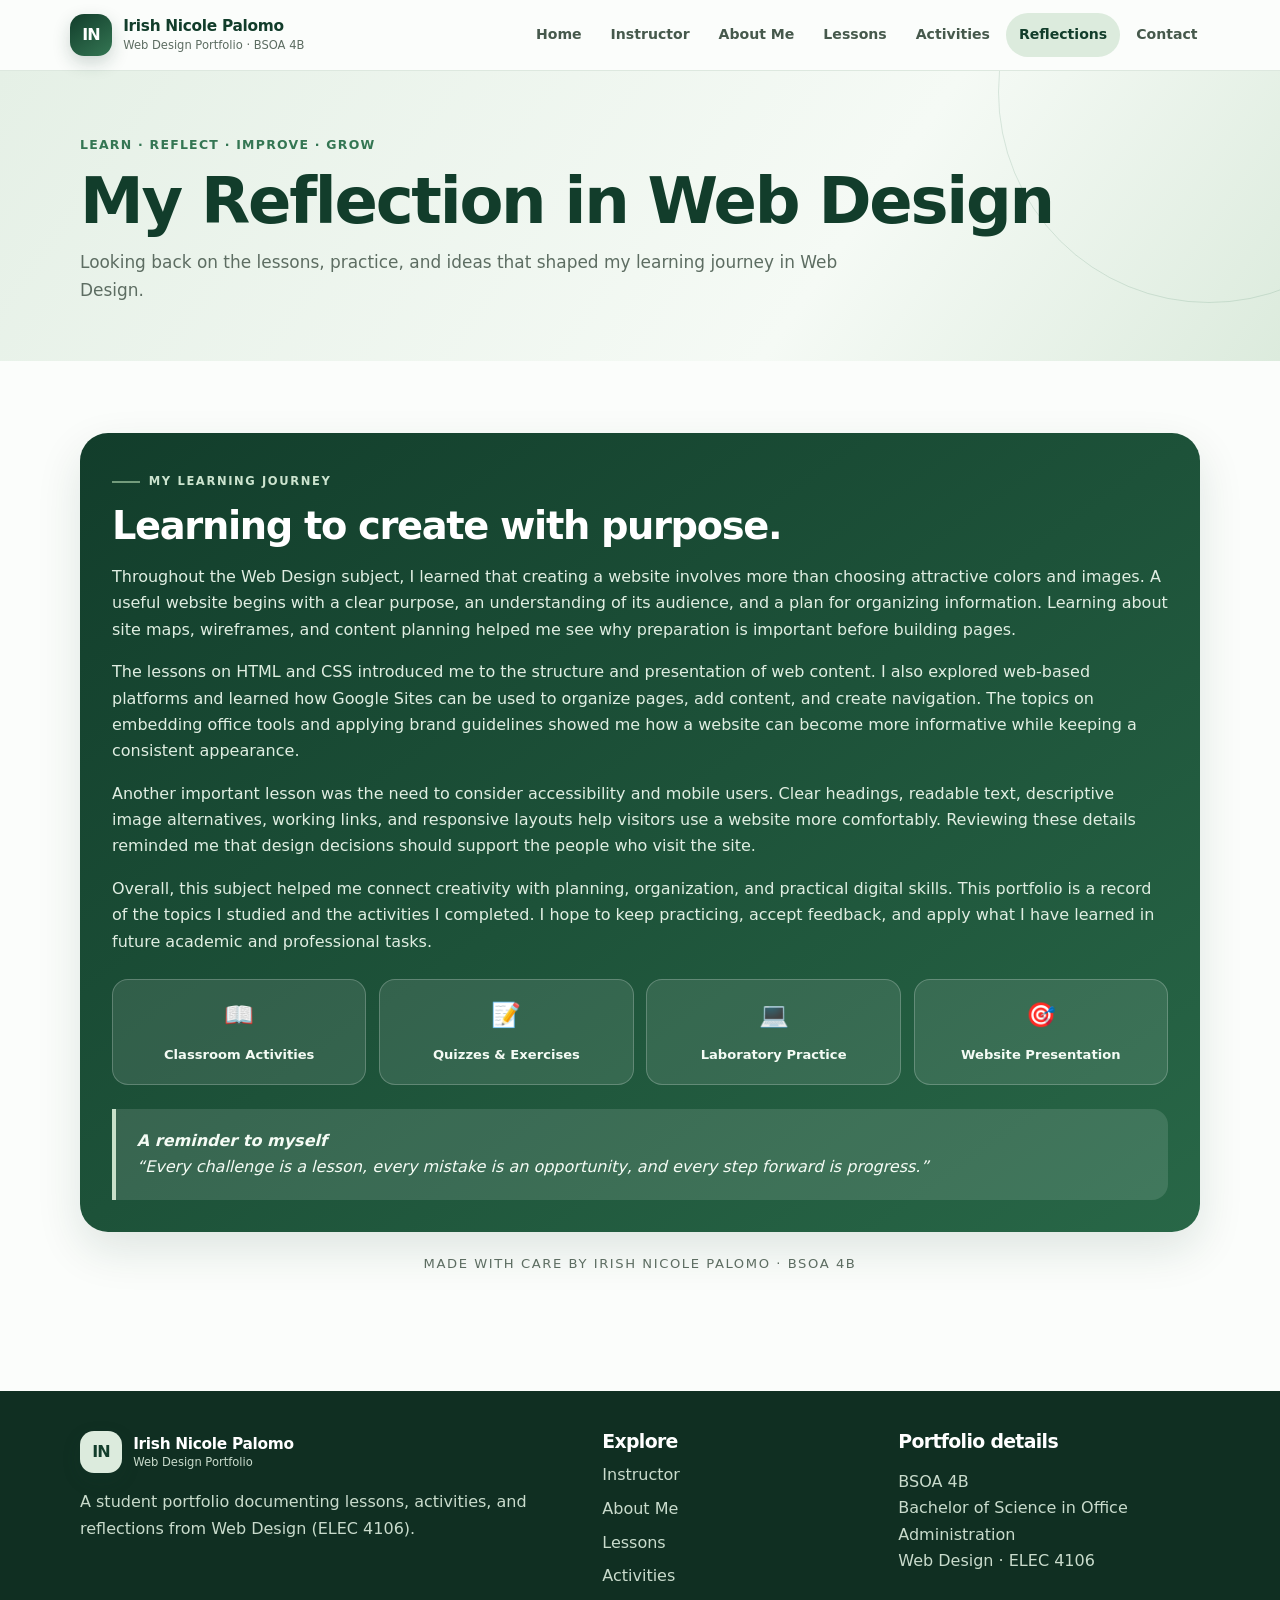
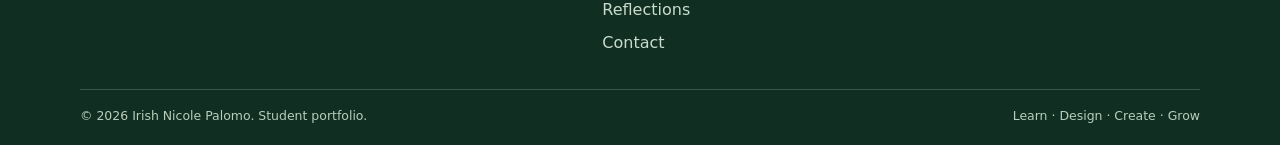
<file: reflections.html>
<!doctype html>
<html lang="en">
<head>
  <meta charset="utf-8">
  <meta name="viewport" content="width=device-width, initial-scale=1">
  <meta name="description" content="Reflections — Irish Nicole Palomo's Web Design Portfolio, BSOA 4B.">
  <meta name="theme-color" content="#123d2b">
  <title>Reflections | Irish Nicole Palomo</title>
  <link rel="stylesheet" href="assets/css/styles.css">
</head>
<body>

<a class="skip-link" href="#main">Skip to main content</a>
<header class="site-header">
  <div class="nav-wrap">
    <a class="brand" href="index.html" aria-label="Irish Nicole Palomo, Web Design Portfolio home">
      <span class="brand-mark" aria-hidden="true">IN</span>
      <span class="brand-copy"><strong>Irish Nicole Palomo</strong><span>Web Design Portfolio · BSOA 4B</span></span>
    </a>
    <button class="menu-toggle" type="button" aria-expanded="false" aria-controls="primary-navigation">Menu ☰</button>
    <nav class="nav-links" id="primary-navigation" aria-label="Main navigation"><a href="index.html">Home</a><a href="instructor.html">Instructor</a><a href="about.html">About Me</a><a href="lessons.html">Lessons</a><a href="activities.html">Activities</a><a href="reflections.html" aria-current="page">Reflections</a><a href="contact.html">Contact</a></nav>
  </div>
</header>
<main id="main">

<section class="page-hero"><div class="container"><div class="breadcrumb">Learn · Reflect · Improve · Grow</div><h1>My Reflection in Web Design</h1><p>Looking back on the lessons, practice, and ideas that shaped my learning journey in Web Design.</p></div></section>
<section class="section"><div class="container">
  <div class="reflection-box">
    <span class="eyebrow" style="color:#cce4cf">My learning journey</span>
    <h2 style="margin-top:.8rem">Learning to create with purpose.</h2>
    <p>Throughout the Web Design subject, I learned that creating a website involves more than choosing attractive colors and images. A useful website begins with a clear purpose, an understanding of its audience, and a plan for organizing information. Learning about site maps, wireframes, and content planning helped me see why preparation is important before building pages.</p>
    <p>The lessons on HTML and CSS introduced me to the structure and presentation of web content. I also explored web-based platforms and learned how Google Sites can be used to organize pages, add content, and create navigation. The topics on embedding office tools and applying brand guidelines showed me how a website can become more informative while keeping a consistent appearance.</p>
    <p>Another important lesson was the need to consider accessibility and mobile users. Clear headings, readable text, descriptive image alternatives, working links, and responsive layouts help visitors use a website more comfortably. Reviewing these details reminded me that design decisions should support the people who visit the site.</p>
    <p>Overall, this subject helped me connect creativity with planning, organization, and practical digital skills. This portfolio is a record of the topics I studied and the activities I completed. I hope to keep practicing, accept feedback, and apply what I have learned in future academic and professional tasks.</p>
    <div class="reflection-grid">
      <div class="reflection-chip"><span aria-hidden="true">📖</span><strong>Classroom Activities</strong></div>
      <div class="reflection-chip"><span aria-hidden="true">📝</span><strong>Quizzes & Exercises</strong></div>
      <div class="reflection-chip"><span aria-hidden="true">💻</span><strong>Laboratory Practice</strong></div>
      <div class="reflection-chip"><span aria-hidden="true">🎯</span><strong>Website Presentation</strong></div>
    </div>
    <div class="reminder"><strong>A reminder to myself</strong><br>“Every challenge is a lesson, every mistake is an opportunity, and every step forward is progress.”</div>
  </div>
  <p class="center" style="color:var(--muted);font-size:.82rem;margin-top:1.3rem;letter-spacing:.12em;text-transform:uppercase">Made with care by Irish Nicole Palomo · BSOA 4B</p>
</div></section>

</main>

<footer class="site-footer">
  <div class="container">
    <div class="footer-grid">
      <div>
        <div class="brand" style="margin-bottom:.8rem">
          <span class="brand-mark" style="background:#dcebdd;color:#123d2b">IN</span>
          <span class="brand-copy"><strong style="color:#fff">Irish Nicole Palomo</strong><span style="color:#c9dbcc">Web Design Portfolio</span></span>
        </div>
        <p>A student portfolio documenting lessons, activities, and reflections from Web Design (ELEC 4106).</p>
      </div>
      <div>
        <h3>Explore</h3>
        <div class="footer-links"><a href="instructor.html">Instructor</a><a href="about.html">About Me</a><a href="lessons.html">Lessons</a><a href="activities.html">Activities</a><a href="reflections.html">Reflections</a><a href="contact.html">Contact</a></div>
      </div>
      <div>
        <h3>Portfolio details</h3>
        <p>BSOA 4B<br>Bachelor of Science in Office Administration<br>Web Design · ELEC 4106</p>
      </div>
    </div>
    <div class="footer-bottom"><span>© 2026 Irish Nicole Palomo. Student portfolio.</span><span>Learn · Design · Create · Grow</span></div>
  </div>
</footer>
<script src="assets/js/main.js"></script>
</body>
</html>
</file>
<file: assets/css/styles.css>
:root{
  --forest:#123d2b;
  --forest-2:#1c573d;
  --leaf:#347653;
  --sage:#739b7c;
  --mint:#dcebdd;
  --pale:#eff6ef;
  --paper:#fbfdfb;
  --ink:#1d2c23;
  --muted:#5d6d62;
  --line:#d9e6db;
  --white:#fff;
  --shadow:0 18px 45px rgba(18,61,43,.12);
  --radius:24px;
}
*{box-sizing:border-box}
html{scroll-behavior:smooth}
body{margin:0;background:var(--paper);color:var(--ink);font-family:Inter,ui-sans-serif,system-ui,-apple-system,"Segoe UI",sans-serif;line-height:1.65}
img{max-width:100%;display:block}
a{color:inherit}
:focus-visible{outline:3px solid #78a986;outline-offset:3px;border-radius:6px}
.skip-link{position:absolute;left:-9999px;top:1rem;background:#fff;color:var(--forest);padding:.75rem 1rem;border-radius:10px;z-index:1000}
.skip-link:focus{left:1rem}
.site-header{position:sticky;top:0;z-index:100;background:rgba(251,253,251,.94);backdrop-filter:blur(14px);border-bottom:1px solid rgba(217,230,219,.85)}
.nav-wrap{max-width:1180px;margin:auto;padding:.8rem 1.25rem;display:flex;align-items:center;justify-content:space-between;gap:1rem}
.brand{display:flex;align-items:center;gap:.7rem;text-decoration:none;min-width:0}
.brand-mark{width:42px;height:42px;border-radius:14px;background:linear-gradient(145deg,var(--forest),var(--leaf));display:grid;place-items:center;color:white;font-weight:850;letter-spacing:-.06em;box-shadow:0 7px 18px rgba(18,61,43,.2)}
.brand-copy{display:flex;flex-direction:column;line-height:1.2}
.brand-copy strong{font-size:.96rem;color:var(--forest);letter-spacing:-.02em}
.brand-copy span{font-size:.72rem;color:var(--muted);margin-top:.2rem}
.nav-links{display:flex;align-items:center;gap:.25rem}
.nav-links a{padding:.65rem .78rem;border-radius:999px;text-decoration:none;color:#46594c;font-size:.88rem;font-weight:650;transition:.2s}
.nav-links a:hover,.nav-links a[aria-current="page"]{background:var(--mint);color:var(--forest)}
.menu-toggle{display:none;border:1px solid var(--line);background:#fff;color:var(--forest);border-radius:12px;padding:.65rem .8rem;font-weight:700}
main{overflow:hidden}
.container{width:min(1120px,calc(100% - 2.5rem));margin-inline:auto}
.hero{position:relative;padding:5.3rem 0 4.5rem;background:radial-gradient(circle at 80% 18%,rgba(185,218,190,.45),transparent 26%),linear-gradient(130deg,#f1f7f1 0%,#e1eee3 52%,#f9fcf8 100%);isolation:isolate}
.hero:before,.page-hero:before{content:"";position:absolute;width:420px;height:420px;border:1px solid rgba(52,118,83,.15);border-radius:50%;right:-140px;top:-190px;z-index:-1}
.hero:after{content:"";position:absolute;width:260px;height:260px;border:1px solid rgba(52,118,83,.14);border-radius:50%;left:-140px;bottom:-160px;z-index:-1}
.hero-grid{display:grid;grid-template-columns:1.15fr .85fr;align-items:center;gap:4rem}
.eyebrow{display:inline-flex;align-items:center;gap:.55rem;color:var(--leaf);font-weight:800;text-transform:uppercase;letter-spacing:.14em;font-size:.72rem}
.eyebrow:before{content:"";width:28px;height:2px;background:var(--sage)}
h1,h2,h3{line-height:1.14;letter-spacing:-.035em;color:var(--forest)}
h1{font-size:clamp(2.7rem,6vw,5.2rem);margin:.85rem 0 1.2rem}
h2{font-size:clamp(1.8rem,3vw,2.65rem);margin:0 0 1rem}
h3{font-size:1.18rem;margin:0 0 .6rem}
.lead{font-size:1.12rem;line-height:1.75;color:#4e6254;max-width:650px}
.hero-actions{display:flex;flex-wrap:wrap;gap:.8rem;margin-top:1.8rem}
.btn{display:inline-flex;align-items:center;justify-content:center;gap:.55rem;padding:.9rem 1.2rem;border-radius:999px;text-decoration:none;font-weight:750;font-size:.92rem;border:1px solid transparent;transition:transform .2s,box-shadow .2s,background .2s}
.btn:hover{transform:translateY(-2px)}
.btn-primary{background:var(--forest);color:white;box-shadow:0 10px 24px rgba(18,61,43,.2)}
.btn-primary:hover{background:var(--forest-2)}
.btn-secondary{background:white;border-color:var(--line);color:var(--forest)}
.hero-photo-wrap{position:relative;max-width:390px;margin-inline:auto}
.hero-photo{width:100%;aspect-ratio:4/5;object-fit:cover;object-position:center 30%;border-radius:46% 46% 28px 28px;border:9px solid rgba(255,255,255,.78);box-shadow:var(--shadow)}
.photo-tag{position:absolute;bottom:1.4rem;left:-1.3rem;background:var(--forest);color:#fff;border-radius:16px;padding:.85rem 1.1rem;box-shadow:var(--shadow)}
.photo-tag strong{display:block;font-size:.95rem}
.photo-tag span{font-size:.75rem;color:#d7e8da}
.section{padding:4.5rem 0}
.section-soft{background:var(--pale)}
.section-heading{max-width:720px;margin-bottom:2rem}
.section-heading p{color:var(--muted);margin:.4rem 0 0}
.grid-3{display:grid;grid-template-columns:repeat(3,1fr);gap:1.1rem}
.grid-2{display:grid;grid-template-columns:repeat(2,1fr);gap:1.3rem}
.card{background:#fff;border:1px solid var(--line);border-radius:var(--radius);padding:1.45rem;box-shadow:0 8px 24px rgba(18,61,43,.045)}
.card-icon{width:48px;height:48px;border-radius:15px;background:var(--mint);color:var(--forest);display:grid;place-items:center;font-size:1.35rem;margin-bottom:1rem}
.card p{color:var(--muted);margin:.35rem 0 0}
.feature-card{display:flex;flex-direction:column;gap:.75rem;min-height:220px}
.feature-card .text-link{margin-top:auto}
.text-link{display:inline-flex;align-items:center;gap:.4rem;color:var(--leaf);font-weight:800;text-decoration:none}
.text-link:hover{text-decoration:underline}
.page-hero{position:relative;isolation:isolate;padding:4rem 0 3.5rem;background:linear-gradient(125deg,#e5f0e6,#f5faf5 65%,#dcebdd)}
.page-hero .container{position:relative}
.page-hero h1{font-size:clamp(2.35rem,5vw,4rem);margin:.6rem 0 .7rem}
.page-hero p{max-width:760px;color:var(--muted);font-size:1.06rem;margin:0}
.breadcrumb{font-size:.78rem;color:var(--leaf);font-weight:800;letter-spacing:.1em;text-transform:uppercase}
.split{display:grid;grid-template-columns:.85fr 1.15fr;gap:3rem;align-items:center}
.portrait-card{background:linear-gradient(145deg,#dcebdd,#f8fbf8);border-radius:28px;padding:1rem;box-shadow:var(--shadow)}
.portrait-card img{width:100%;aspect-ratio:4/5;object-fit:cover;object-position:center 24%;border-radius:20px}
.info-list{list-style:none;padding:0;margin:1.2rem 0 0;display:grid;gap:.7rem}
.info-list li{display:flex;gap:.7rem;color:var(--muted)}
.info-list li:before{content:"✓";font-weight:900;color:var(--leaf)}
.quote{border-left:4px solid var(--sage);padding:1rem 1.2rem;background:var(--pale);border-radius:0 16px 16px 0;color:var(--forest);font-weight:650;margin:1.5rem 0 0}
.stat-row{display:grid;grid-template-columns:repeat(3,1fr);gap:.8rem;margin-top:1.5rem}
.stat{padding:1rem;background:#fff;border:1px solid var(--line);border-radius:16px}
.stat strong{display:block;color:var(--forest);font-size:1.25rem}
.stat span{font-size:.78rem;color:var(--muted)}
.gallery{display:grid;grid-template-columns:repeat(3,1fr);gap:1rem}
.gallery figure{margin:0;background:white;border:1px solid var(--line);border-radius:20px;overflow:hidden;box-shadow:0 8px 24px rgba(18,61,43,.06)}
.gallery img{width:100%;height:245px;object-fit:cover}
.gallery figcaption{padding:.85rem 1rem;color:var(--muted);font-size:.88rem}
.family-gallery{display:grid;grid-template-columns:repeat(2,1fr);gap:1.1rem}
.family-gallery img{width:100%;height:330px;object-fit:cover;border-radius:20px;border:6px solid white;box-shadow:var(--shadow)}
.lesson-grid{display:grid;grid-template-columns:repeat(2,1fr);gap:1rem}
.lesson-card{background:white;border:1px solid var(--line);border-radius:20px;overflow:hidden;display:flex;flex-direction:column;box-shadow:0 8px 24px rgba(18,61,43,.045)}
.lesson-top{padding:1.15rem 1.25rem;background:linear-gradient(120deg,#e5f0e6,#f7fbf7);display:flex;align-items:flex-start;gap:1rem}
.unit-number{flex:0 0 44px;width:44px;height:44px;display:grid;place-items:center;background:var(--forest);color:white;border-radius:14px;font-weight:850}
.lesson-top h3{margin:.1rem 0 .25rem}
.lesson-top small{color:var(--leaf);font-weight:750}
.lesson-body{padding:1.2rem 1.25rem;display:flex;flex-direction:column;gap:.9rem;flex:1}
.lesson-body p{color:var(--muted);margin:0}
.lesson-points{padding-left:1.1rem;margin:0;color:#4e6254;font-size:.9rem}
.lesson-points li{margin:.28rem 0}
details.lesson-view{border-top:1px solid var(--line);padding-top:.85rem}
details summary{cursor:pointer;color:var(--forest);font-weight:800}
.pdf-frame{width:100%;height:420px;border:1px solid var(--line);border-radius:12px;margin-top:.8rem;background:#f3f7f3}
.lesson-actions{display:flex;gap:.65rem;flex-wrap:wrap}
.small-btn{font-size:.82rem;padding:.65rem .9rem}
.activity-grid{display:grid;grid-template-columns:repeat(2,1fr);gap:1.2rem}
.activity-card{background:#fff;border:1px solid var(--line);border-radius:22px;overflow:hidden;box-shadow:0 8px 24px rgba(18,61,43,.06)}
.activity-card img{width:100%;height:280px;object-fit:cover}
.activity-card div{padding:1.05rem 1.2rem}
.activity-card p{margin:.2rem 0 0;color:var(--muted);font-size:.9rem}
.reflection-box{background:linear-gradient(145deg,var(--forest),#286747);color:#f4fbf4;border-radius:28px;padding:2rem;box-shadow:var(--shadow)}
.reflection-box h2,.reflection-box h3{color:white}
.reflection-box p{color:#e0eee2}
.reflection-grid{display:grid;grid-template-columns:repeat(4,1fr);gap:.8rem;margin:1.5rem 0}
.reflection-chip{padding:1rem .75rem;border:1px solid rgba(255,255,255,.22);background:rgba(255,255,255,.1);border-radius:16px;text-align:center}
.reflection-chip span{display:block;font-size:1.5rem;margin-bottom:.35rem}
.reflection-chip strong{font-size:.82rem}
.reminder{background:rgba(255,255,255,.12);border-left:4px solid #c8e0c9;border-radius:0 16px 16px 0;padding:1.2rem 1.3rem;margin-top:1.5rem;font-style:italic}
.contact-layout{display:grid;grid-template-columns:.8fr 1.2fr;gap:1.2rem;align-items:start}
.contact-panel{background:linear-gradient(150deg,var(--forest),#2b704b);color:white;border-radius:24px;padding:1.7rem}
.contact-panel h2,.contact-panel h3{color:white}
.contact-panel p{color:#e1eee4}
.contact-form{background:white;border:1px solid var(--line);border-radius:24px;padding:1.7rem;box-shadow:var(--shadow)}
.form-grid{display:grid;grid-template-columns:1fr 1fr;gap:1rem}
.field{display:grid;gap:.4rem;margin-bottom:1rem}
.field label{font-size:.85rem;font-weight:750;color:var(--forest)}
.field input,.field textarea{width:100%;padding:.85rem 1rem;border:1px solid #cbd9ce;border-radius:12px;font:inherit;color:var(--ink);background:#fcfefc}
.field input:focus,.field textarea:focus{outline:3px solid rgba(52,118,83,.18);border-color:var(--leaf)}
.field textarea{min-height:140px;resize:vertical}
.form-note{font-size:.82rem;color:var(--muted);margin:.8rem 0 0}
.notice{background:#f3f8f3;border:1px solid var(--line);border-radius:14px;padding:1rem;color:var(--muted);font-size:.88rem}
.site-footer{background:#102f22;color:#eaf4eb;padding:2.5rem 0 1.2rem;margin-top:2rem}
.footer-grid{display:grid;grid-template-columns:1.3fr .7fr .8fr;gap:2rem}
.site-footer h2,.site-footer h3{color:#fff}
.site-footer p,.site-footer a{color:#c9dbcc}
.site-footer a{text-decoration:none}
.site-footer a:hover{text-decoration:underline;color:#fff}
.footer-links{display:grid;gap:.45rem}
.footer-bottom{border-top:1px solid rgba(255,255,255,.18);margin-top:2rem;padding-top:1rem;display:flex;justify-content:space-between;gap:1rem;flex-wrap:wrap;color:#b8cdbb;font-size:.78rem}
.pill{display:inline-flex;background:var(--mint);color:var(--forest);border-radius:999px;padding:.35rem .7rem;font-size:.75rem;font-weight:800}
.kicker{color:var(--leaf);font-size:.75rem;font-weight:850;letter-spacing:.12em;text-transform:uppercase}
.center{text-align:center}
.center .section-heading{margin-inline:auto}
.spacer{height:1rem}
@media(max-width:900px){
  .nav-links{gap:0}
  .nav-links a{padding:.55rem .55rem;font-size:.8rem}
  .hero-grid{gap:2rem}
  .gallery{grid-template-columns:repeat(2,1fr)}
  .reflection-grid{grid-template-columns:repeat(2,1fr)}
}
@media(max-width:720px){
  .nav-wrap{padding:.7rem 1rem}
  .menu-toggle{display:inline-flex}
  .nav-links{display:none;position:absolute;top:calc(100% + 1px);left:0;right:0;background:rgba(251,253,251,.98);padding:.7rem 1rem 1rem;border-bottom:1px solid var(--line);box-shadow:0 14px 25px rgba(18,61,43,.08);flex-direction:column;align-items:stretch}
  .nav-links.open{display:flex}
  .nav-links a{padding:.8rem 1rem;font-size:.94rem}
  .hero{padding:3.5rem 0 3rem}
  .hero-grid,.split,.contact-layout{grid-template-columns:1fr;gap:2rem}
  .hero-copy{text-align:center}
  .hero-copy .lead{margin-inline:auto}
  .hero-copy .hero-actions{justify-content:center}
  .hero-photo-wrap{max-width:310px}
  .photo-tag{left:-.3rem}
  .section{padding:3.2rem 0}
  .grid-3,.grid-2,.lesson-grid,.activity-grid{grid-template-columns:1fr}
  .gallery{grid-template-columns:1fr 1fr}
  .gallery img{height:190px}
  .family-gallery{grid-template-columns:1fr}
  .family-gallery img{height:270px}
  .stat-row{grid-template-columns:1fr 1fr}
  .page-hero{padding:3rem 0 2.6rem}
  .footer-grid{grid-template-columns:1fr;gap:1.3rem}
  .form-grid{grid-template-columns:1fr}
  .pdf-frame{height:360px}
}
@media(max-width:420px){
  .container{width:min(100% - 1.5rem,1120px)}
  .brand-copy strong{font-size:.84rem}
  .brand-copy span{font-size:.66rem}
  .brand-mark{width:38px;height:38px}
  .gallery{grid-template-columns:1fr}
  .gallery img{height:230px}
  .reflection-grid{grid-template-columns:1fr 1fr}
}
@media(prefers-reduced-motion:reduce){html{scroll-behavior:auto}*,*:before,*:after{transition:none!important;animation:none!important}}
</file>
